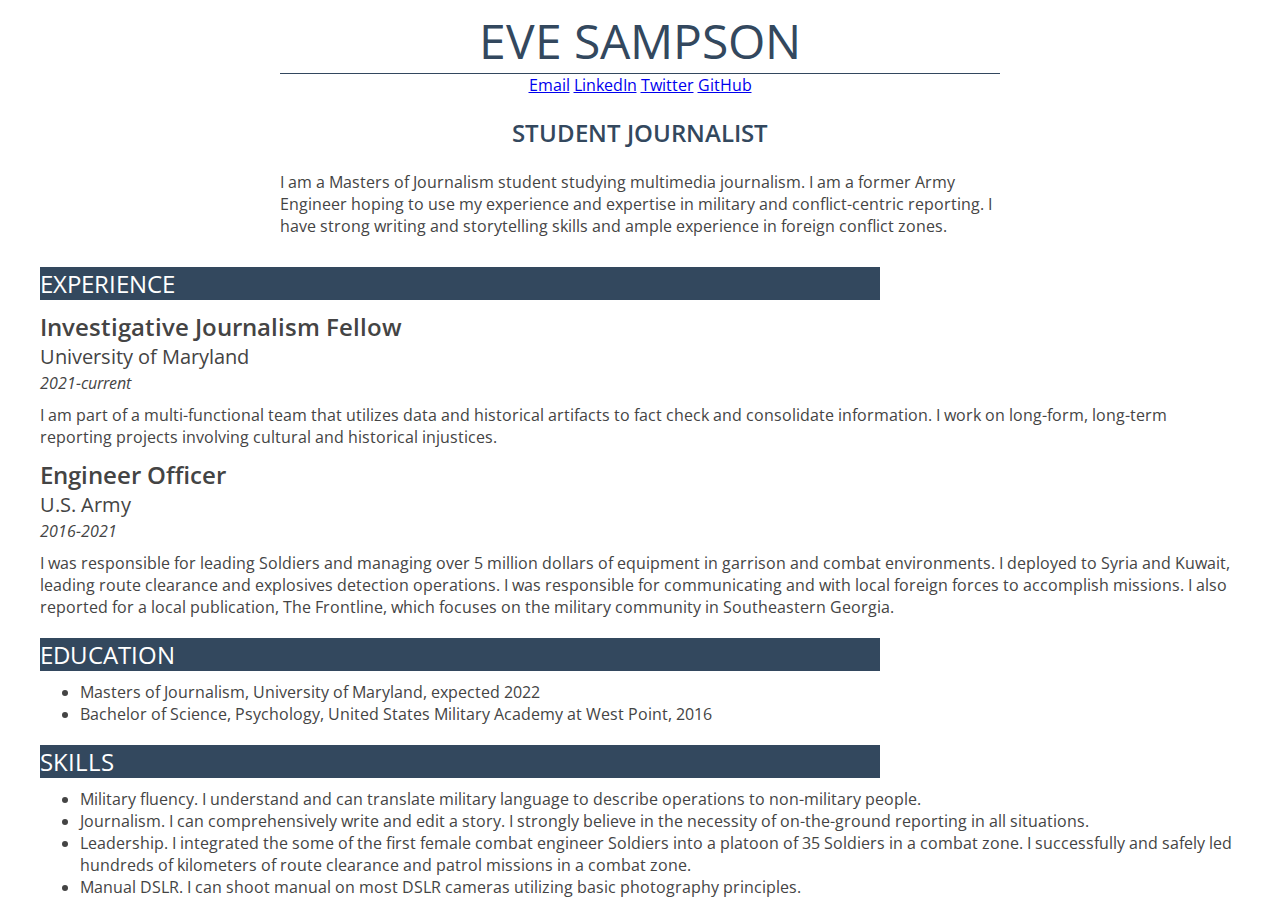
<file: resume/index.html>
<!DOCTYPE html>
<html lang="en">

<head>
  <title>Eve Sampson's Resume</title>


  <link rel="stylesheet" type="text/css" href="style.css">

  <link href="https://fonts.googleapis.com/css2?family=Open+Sans:wght@400;600;700&display=swap" rel="stylesheet">


</head>

<body>
<!-- I built this myself-->

<div id="container">
  <div id="name">Eve Sampson</div>

<!-- Photo -->

  <!--
  <img src="eve.jpg" width="300px">
-->

<ul class="menu">
  <li><a href="mailto:eveksampson@gmail.com">Email</a></li>
  <li><a href="https://www.linkedin.com/in/eve-sampson/">LinkedIn</a></li>
  <li><a href="https://twitter.com/eveksampson">Twitter</a></li>
  <li><a href="https://github.com/eveksampson/Eve-Sampson-JOUR-652">GitHub</a></li>
</ul>


  <div id="title">Student journalist</div><br>
  <p class="top description">I am a Masters of Journalism student studying multimedia journalism. I am a former Army Engineer hoping to use my experience and expertise in military and conflict-centric reporting. I have strong writing and storytelling skills and ample experience in foreign conflict zones.</p>

  <div class="sectionheader">Experience</div>

  <div class="jobtitle">Investigative Journalism Fellow</div>
  <div class="organization">University of Maryland</div>
  <div class="date">2021-current</div>

  <p class="description">I am part of a multi-functional team that utilizes data and historical artifacts to fact check and consolidate information. I work on long-form, long-term reporting projects involving cultural and historical injustices.</p>

  <div class="jobtitle">Engineer Officer</div>
  <div class="organization">U.S. Army</div>
  <div class="date">2016-2021</div>

  <p class="description">I was responsible for leading Soldiers and managing over 5 million dollars of equipment in garrison and combat environments. I deployed to Syria and Kuwait, leading route clearance and explosives detection operations. I was responsible for communicating and with local foreign forces to accomplish missions. I also reported for a local publication, The Frontline, which focuses on the military community in Southeastern Georgia.</p>


  <div class="sectionheader">Education</div>
    <ul id="degrees">
      <li>Masters of Journalism, University of Maryland, expected 2022</li>

      <li>Bachelor of Science, Psychology, United States Military Academy at West Point, 2016</li>
    </ul>


  <div class="sectionheader">Skills</div>
      <ul id="do">
        <li>	Military fluency. I understand and can translate military language to describe operations to non-military people.</li>
        <li>Journalism. I can comprehensively write and edit a story. I strongly believe in the necessity of on-the-ground reporting in all situations.</li>
        <li>Leadership. I integrated the some of the first female combat engineer Soldiers into a platoon of 35 Soldiers in a combat zone. I successfully and safely led hundreds of kilometers of route clearance and patrol missions in a combat zone.</li>
        <li>Manual DSLR. I can shoot manual on most DSLR cameras utilizing basic photography principles.</li>
      <ul>
</div>
</body>

</html>
</file>
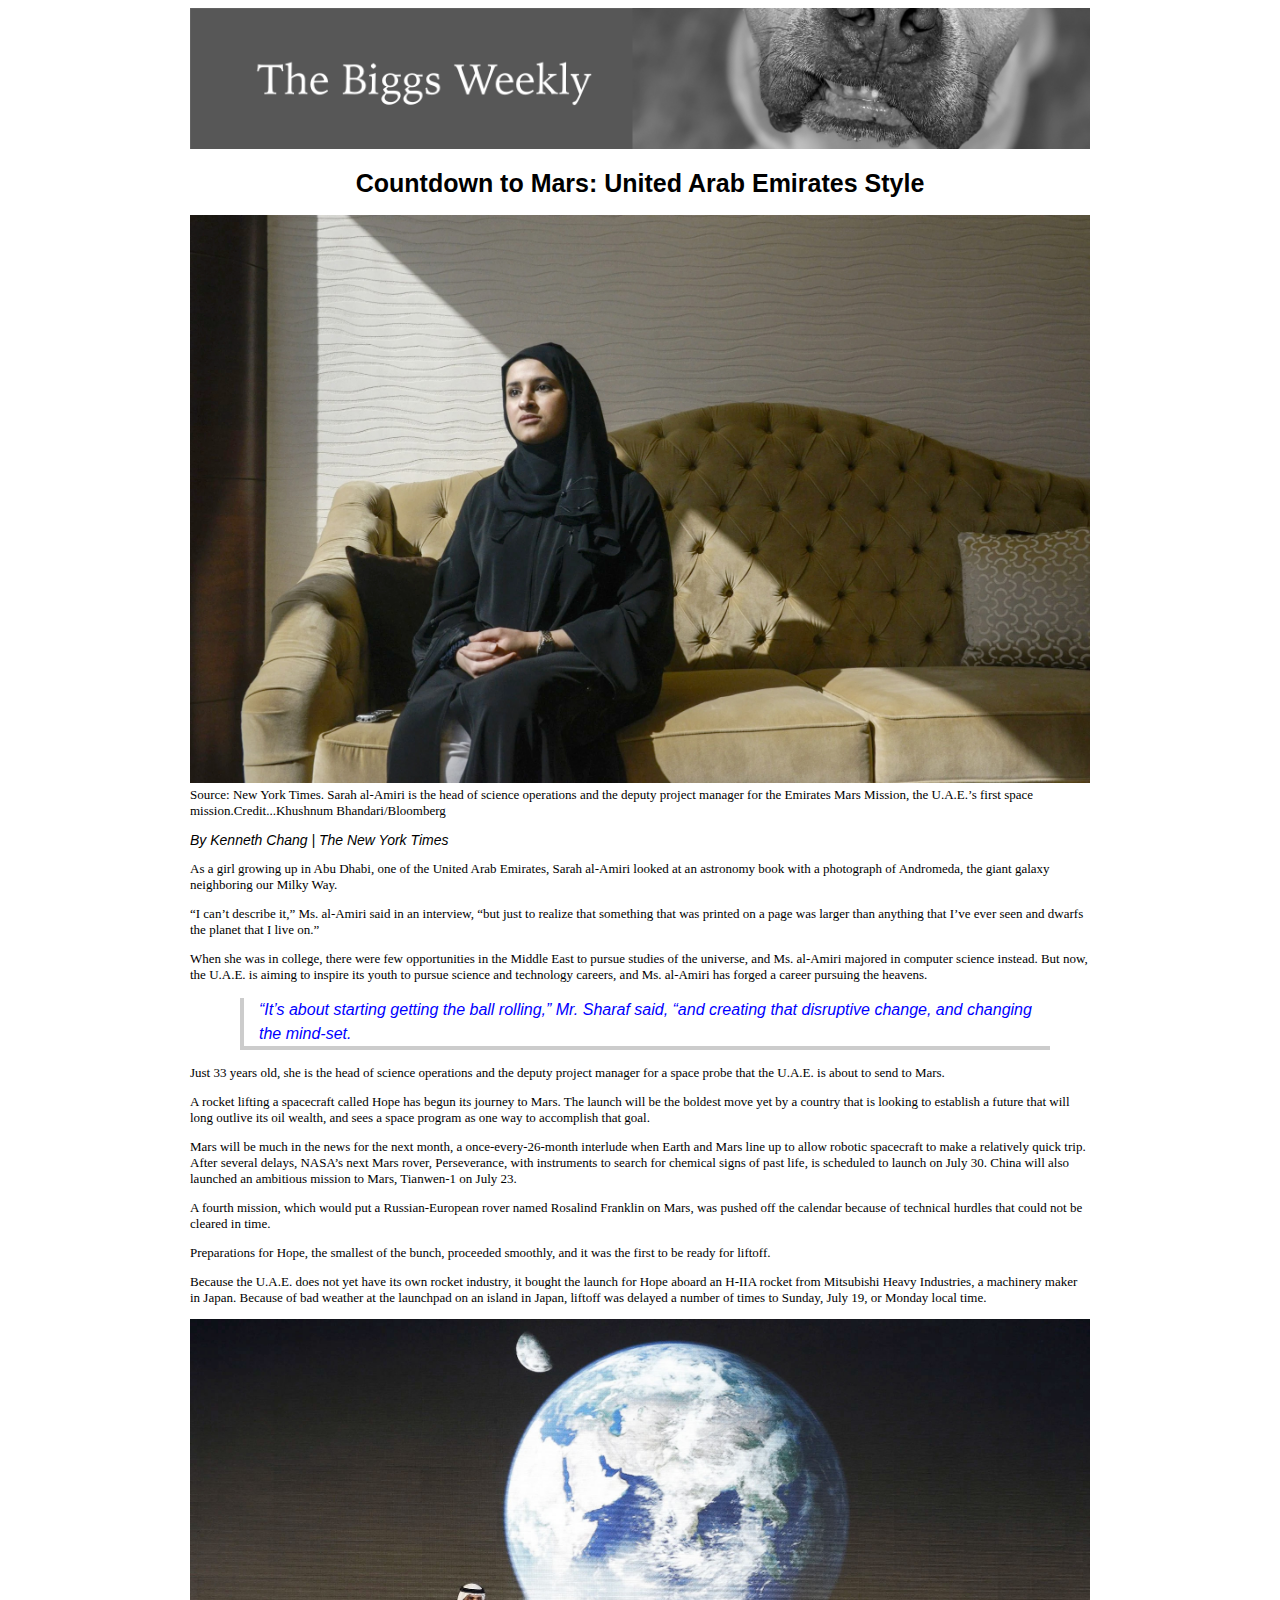
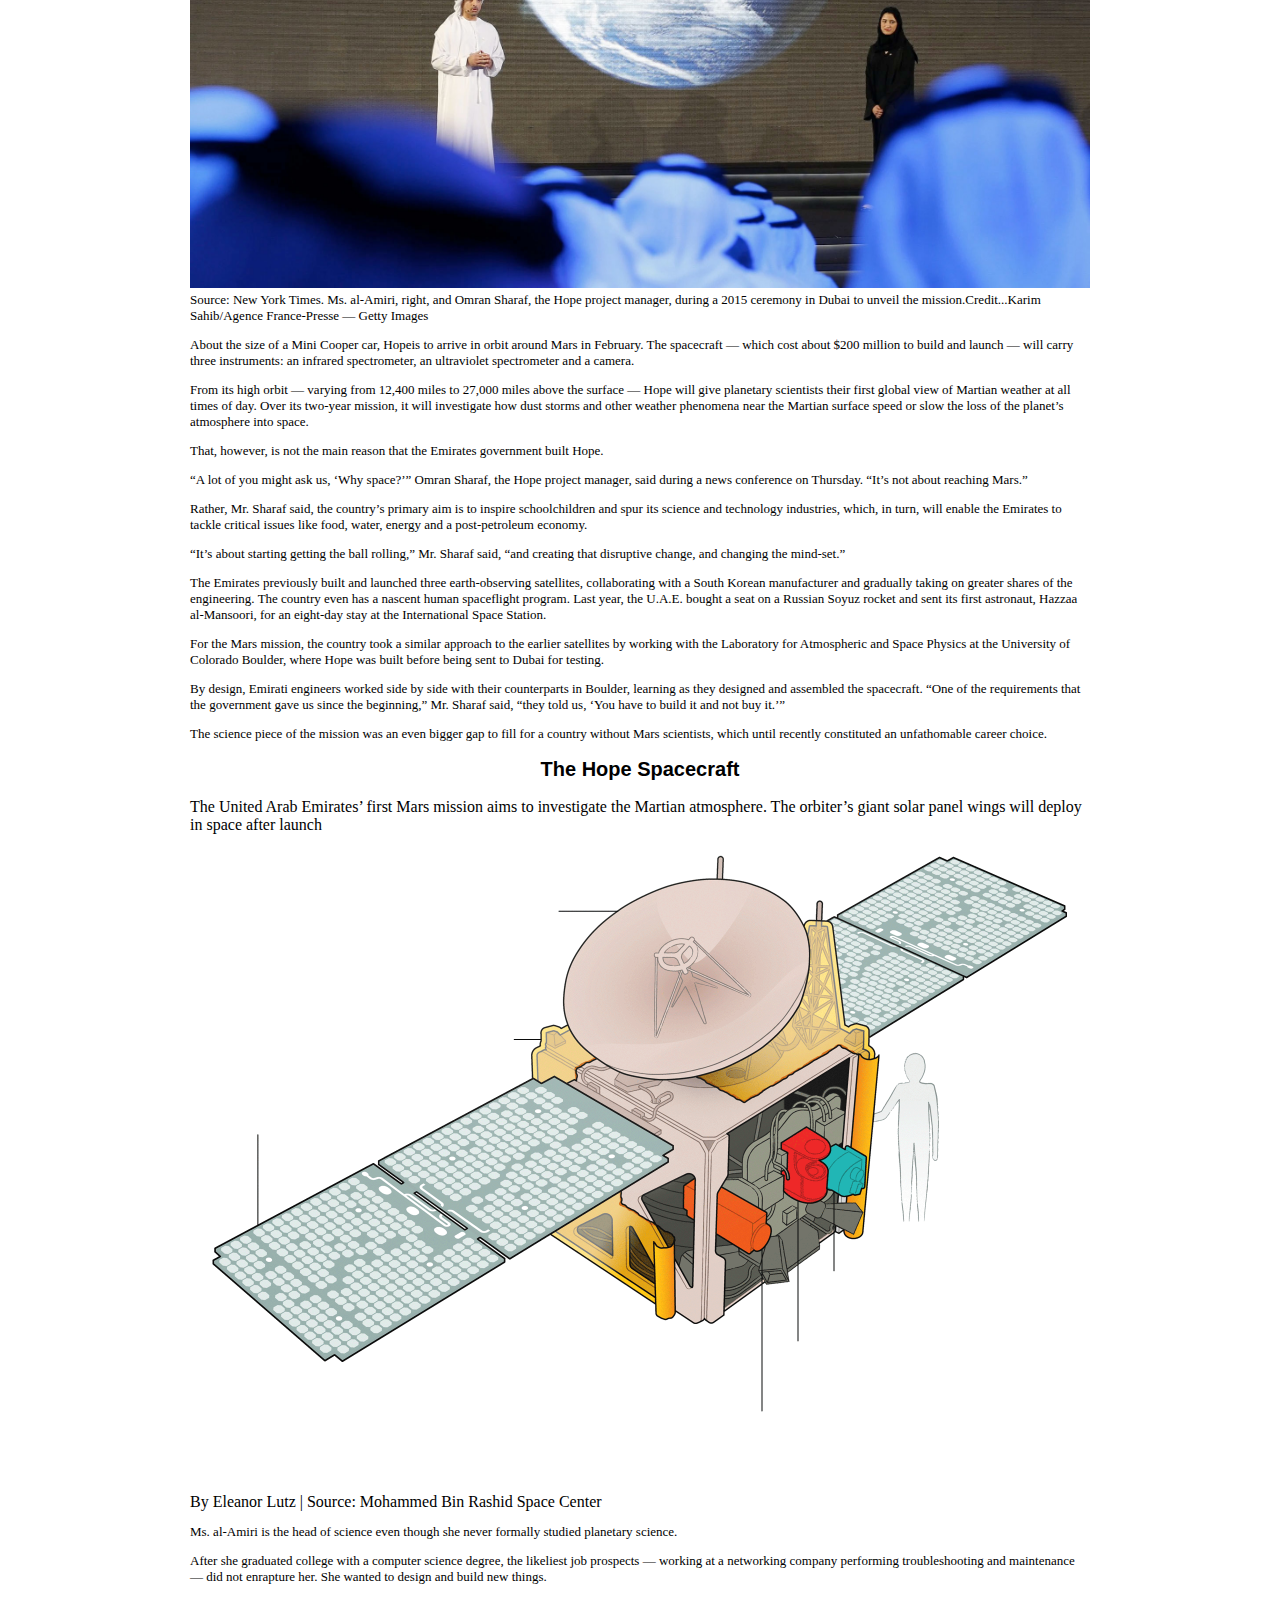
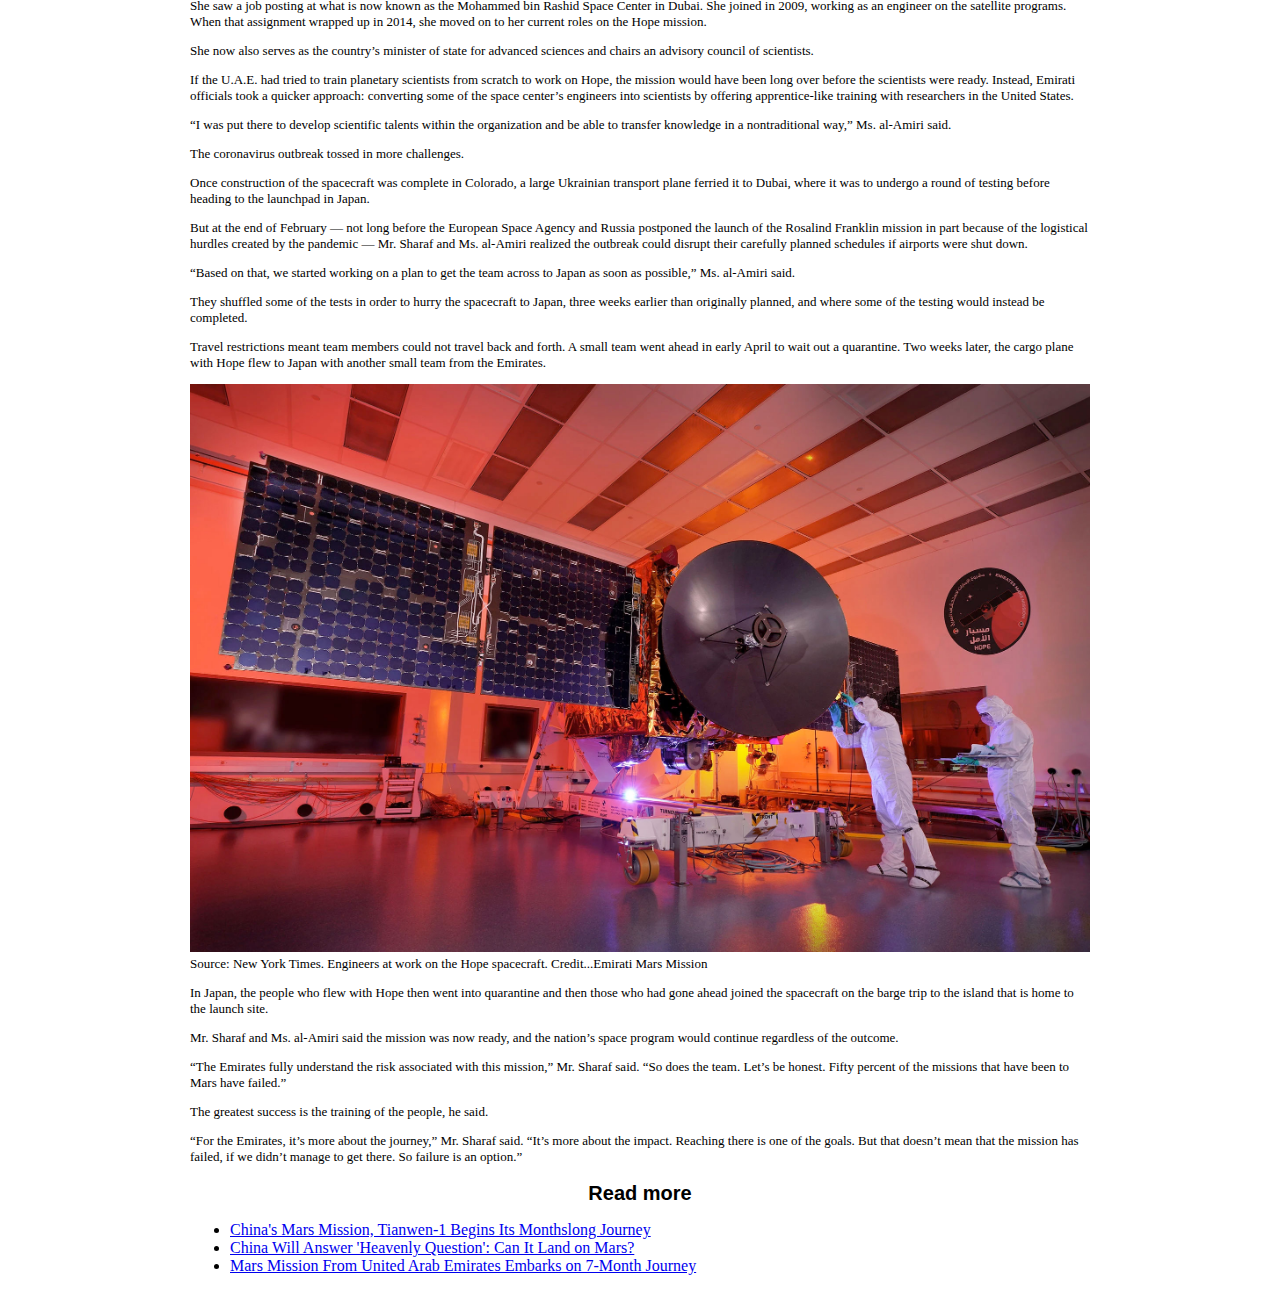
<file: SampsonLayout/index.html>
<!DOCTYPE html>

<html lang="en">

  <head>
    <link rel="stylesheet" href="stylesheet.css">

  </head>
  <body>

    <div id="content">

      <img src="images/BiggsWeekly.png" width="900px">

      <h1> Countdown to Mars: United Arab Emirates Style </h1>

        <p>
          <img src="images/uae-mars1.jpg" width="900px" "New York Times. Sarah al-Amiri is the head of science operations and the deputy project manager for the Emirates Mars Mission, the U.A.E.’s first space mission.Credit...Khushnum Bhandari/Bloomberg">
          Source: New York Times. Sarah al-Amiri is the head of science operations and the deputy project manager for the Emirates Mars Mission, the U.A.E.’s first space mission.Credit...Khushnum Bhandari/Bloomberg
        </p>

      <div id="byline"> By Kenneth Chang | The New York Times </div>

      <p>As a girl growing up in Abu Dhabi, one of the United Arab Emirates, Sarah al-Amiri looked at an astronomy book with a photograph of Andromeda, the giant galaxy neighboring our Milky Way.</p>

      <p>“I can’t describe it,” Ms. al-Amiri said in an interview, “but just to realize that something that was printed on a page was larger than anything that I’ve ever seen and dwarfs the planet that I live on.” </p>

      <p> When she was in college, there were few opportunities in the Middle East to pursue studies of the universe, and Ms. al-Amiri majored in computer science instead. But now, the U.A.E. is aiming to inspire its youth to pursue science and technology careers, and Ms. al-Amiri has forged a career pursuing the heavens. </p>

      <blockquote> “It’s about starting getting the ball rolling,” Mr. Sharaf said, “and creating that disruptive change, and changing the mind-set.</blockquote>

      <p>Just 33 years old, she is the head of science operations and the deputy project manager for a space probe that the U.A.E. is about to send to Mars.</p>

      <p>A rocket lifting a spacecraft called Hope has begun its journey to Mars. The launch will be the boldest move yet by a country that is looking to establish a future that will long outlive its oil wealth, and sees a space program as one way to accomplish that goal.<p>

      <p>Mars will be much in the news for the next month, a once-every-26-month interlude when Earth and Mars line up to allow robotic spacecraft to make a relatively quick trip. After several delays, NASA’s next Mars rover, Perseverance, with instruments to search for chemical signs of past life, is scheduled to launch on July 30. China will also launched an ambitious mission to Mars, Tianwen-1 on July 23. </p>

      <p>A fourth mission, which would put a Russian-European rover named Rosalind Franklin on Mars, was pushed off the calendar because of technical hurdles that could not be cleared in time.</p>

      <p>Preparations for Hope, the smallest of the bunch, proceeded smoothly, and it was the first to be ready for liftoff.

      <p>Because the U.A.E. does not yet have its own rocket industry, it bought the launch for Hope aboard an H-IIA rocket from Mitsubishi Heavy Industries, a machinery maker in Japan. Because of bad weather at the launchpad on an island in Japan, liftoff was delayed a number of times to Sunday, July 19, or Monday local time.</p>

      <p>
        <img src="images/uae-mars2.jpg" width="900px" "New York Times. Sarah al-Amiri is the head of science operations and the deputy project manager for the Emirates Mars Mission, the U.A.E.’s first space mission.Credit...Khushnum Bhandari/Bloomberg">
        Source: New York Times. Ms. al-Amiri, right, and Omran Sharaf, the Hope project manager, during a 2015 ceremony in Dubai to unveil the mission.Credit...Karim Sahib/Agence France-Presse — Getty Images
      </p>

      <p>About the size of a Mini Cooper car, Hopeis to arrive in orbit around Mars in February. The spacecraft — which cost about $200 million to build and launch — will carry three instruments: an infrared spectrometer, an ultraviolet spectrometer and a camera.</p>

      <p>From its high orbit — varying from 12,400 miles to 27,000 miles above the surface — Hope will give planetary scientists their first global view of Martian weather at all times of day. Over its two-year mission, it will investigate how dust storms and other weather phenomena near the Martian surface speed or slow the loss of the planet’s atmosphere into space.</p>

      <p>That, however, is not the main reason that the Emirates government built Hope. </p>

      <p>“A lot of you might ask us, ‘Why space?’” Omran Sharaf, the Hope project manager, said during a news conference on Thursday. “It’s not about reaching Mars.”</p>

      <p>Rather, Mr. Sharaf said, the country’s primary aim is to inspire schoolchildren and spur its science and technology industries, which, in turn, will enable the Emirates to tackle critical issues like food, water, energy and a post-petroleum economy. </p>

      <p>“It’s about starting getting the ball rolling,” Mr. Sharaf said, “and creating that disruptive change, and changing the mind-set.”</p>

      <p>The Emirates previously built and launched three earth-observing satellites, collaborating with a South Korean manufacturer and gradually taking on greater shares of the engineering. The country even has a nascent human spaceflight program. Last year, the U.A.E. bought a seat on a Russian Soyuz rocket and sent its first astronaut, Hazzaa al-Mansoori, for an eight-day stay at the International Space Station. </p>

      <p>For the Mars mission, the country took a similar approach to the earlier satellites by working with the Laboratory for Atmospheric and Space Physics at the University of Colorado Boulder, where Hope was built before being sent to Dubai for testing.</p>

      <p>By design, Emirati engineers worked side by side with their counterparts in Boulder, learning as they designed and assembled the spacecraft. “One of the requirements that the government gave us since the beginning,” Mr. Sharaf said, “they told us, ‘You have to build it and not buy it.’”</p>

      <p>The science piece of the mission was an even bigger gap to fill for a country without Mars scientists, which until recently constituted an unfathomable career choice.</p>

      <p>
        <h2>The Hope Spacecraft</h2>
        The United Arab Emirates’ first Mars mission aims to investigate the Martian atmosphere. The orbiter’s giant solar panel wings will deploy in space after launch
        <img src="images/hope-spacecraft-graphic.gif" width="900px" "New York Times. Sarah al-Amiri is the head of science operations and the deputy project manager for the Emirates Mars Mission, the U.A.E.’s first space mission.Credit...Khushnum Bhandari/Bloomberg">
        By Eleanor Lutz | Source: Mohammed Bin Rashid Space Center
      </p>

      <p>Ms. al-Amiri is the head of science even though she never formally studied planetary science.</p>

      <p>After she graduated college with a computer science degree, the likeliest job prospects — working at a networking company performing troubleshooting and maintenance — did not enrapture her. She wanted to design and build new things.</p>

      <p>She saw a job posting at what is now known as the Mohammed bin Rashid Space Center in Dubai. She joined in 2009, working as an engineer on the satellite programs. When that assignment wrapped up in 2014, she moved on to her current roles on the Hope mission.</p>

      <p>She now also serves as the country’s minister of state for advanced sciences and chairs an advisory council of scientists.</p>

      <p>If the U.A.E. had tried to train planetary scientists from scratch to work on Hope, the mission would have been long over before the scientists were ready. Instead, Emirati officials took a quicker approach: converting some of the space center’s engineers into scientists by offering apprentice-like training with researchers in the United States.</p>

      <p>“I was put there to develop scientific talents within the organization and be able to transfer knowledge in a nontraditional way,” Ms. al-Amiri said.</p>

      <p>The coronavirus outbreak tossed in more challenges.</p>

      <p>Once construction of the spacecraft was complete in Colorado, a large Ukrainian transport plane ferried it to Dubai, where it was to undergo a round of testing before heading to the launchpad in Japan.</p>

      <p>But at the end of February — not long before the European Space Agency and Russia postponed the launch of the Rosalind Franklin mission in part because of the logistical hurdles created by the pandemic — Mr. Sharaf and Ms. al-Amiri realized the outbreak could disrupt their carefully planned schedules if airports were shut down.</p>

      <p>“Based on that, we started working on a plan to get the team across to Japan as soon as possible,” Ms. al-Amiri said.</p>

      <p>They shuffled some of the tests in order to hurry the spacecraft to Japan, three weeks earlier than originally planned, and where some of the testing would instead be completed.</p>

      <p>Travel restrictions meant team members could not travel back and forth. A small team went ahead in early April to wait out a quarantine. Two weeks later, the cargo plane with Hope flew to Japan with another small team from the Emirates.</p>

      <p>
        <img src="images/uae-mars3.jpg" width="900px" "New York Times. Sarah al-Amiri is the head of science operations and the deputy project manager for the Emirates Mars Mission, the U.A.E.’s first space mission.Credit...Khushnum Bhandari/Bloomberg">
        Source: New York Times. Engineers at work on the Hope spacecraft. Credit...Emirati Mars Mission
      </p>

      <p>In Japan, the people who flew with Hope then went into quarantine and then those who had gone ahead joined the spacecraft on the barge trip to the island that is home to the launch site.</p>

      <p>Mr. Sharaf and Ms. al-Amiri said the mission was now ready, and the nation’s space program would continue regardless of the outcome.</p>

      <p>“The Emirates fully understand the risk associated with this mission,” Mr. Sharaf said. “So does the team. Let’s be honest. Fifty percent of the missions that have been to Mars have failed.”</p>

      <p>The greatest success is the training of the people, he said.</p>

      <p>“For the Emirates, it’s more about the journey,” Mr. Sharaf said. “It’s more about the impact. Reaching there is one of the goals. But that doesn’t mean that the mission has failed, if we didn’t manage to get there. So failure is an option.”</p>

      <h2>Read more</h2>
      <ul class>
        <li><a href="https://www.nytimes.com/2020/07/22/science/mars-china-launch.html?action=click&block=associated_collection_recirc&impression_id=8fa169b0-cd41-11ea-9e45-6dfedec6de97&index=0&pgtype=Article&region=footer">China's Mars Mission, Tianwen-1 Begins Its Monthslong Journey</a></li>
        <li><a href="https://www.nytimes.com/2020/07/22/science/china-mars-mission.html?action=click&block=associated_collection_recirc&impression_id=8fa169b1-cd41-11ea-9e45-6dfedec6de97&index=1&pgtype=Article&region=footer">China Will Answer 'Heavenly Question': Can It Land on Mars?</a></li>
        <li><a href="https://www.nytimes.com/2020/07/19/science/emirates-mars-mission.html?action=click&block=associated_collection_recirc&impression_id=8fa169b2-cd41-11ea-9e45-6dfedec6de97&index=2&pgtype=Article&region=footer">Mars Mission From United Arab Emirates Embarks on 7-Month Journey</a></li>
      </ul>

  </div>
</body>

</html>
</file>
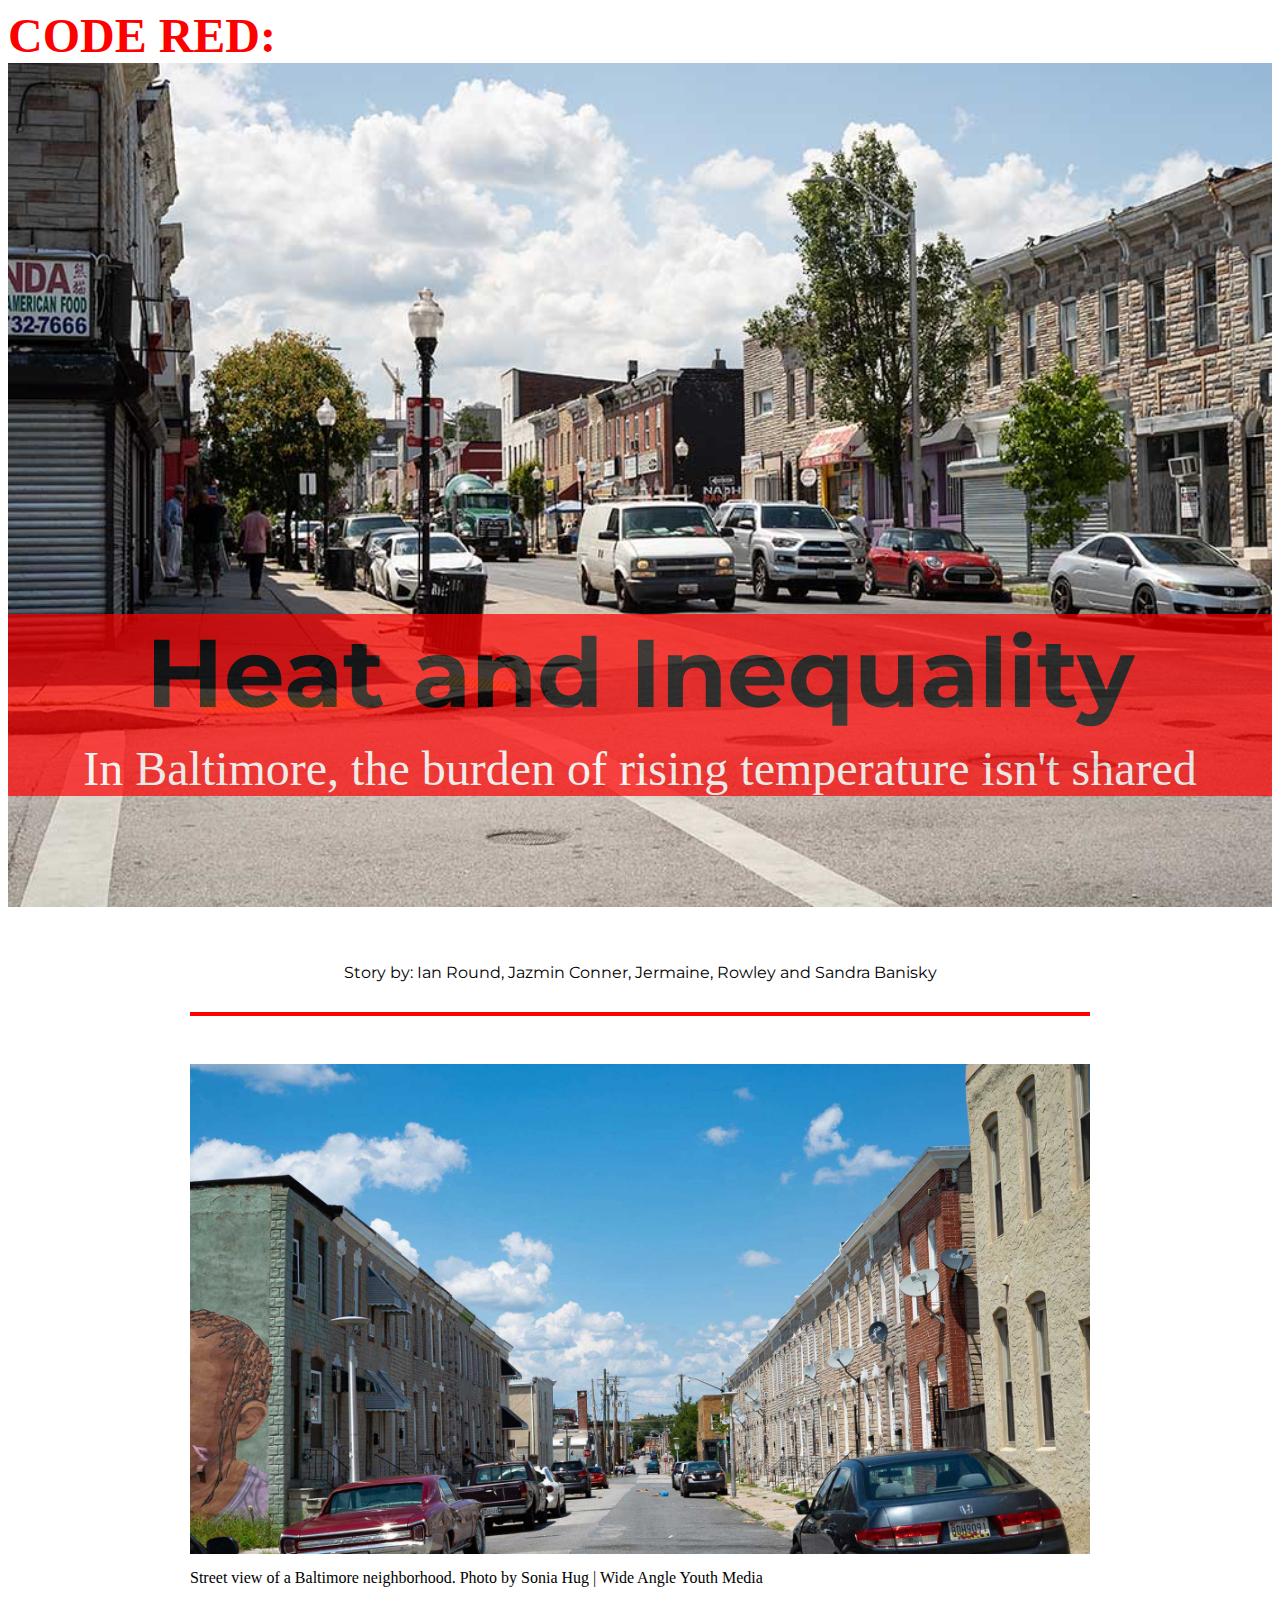
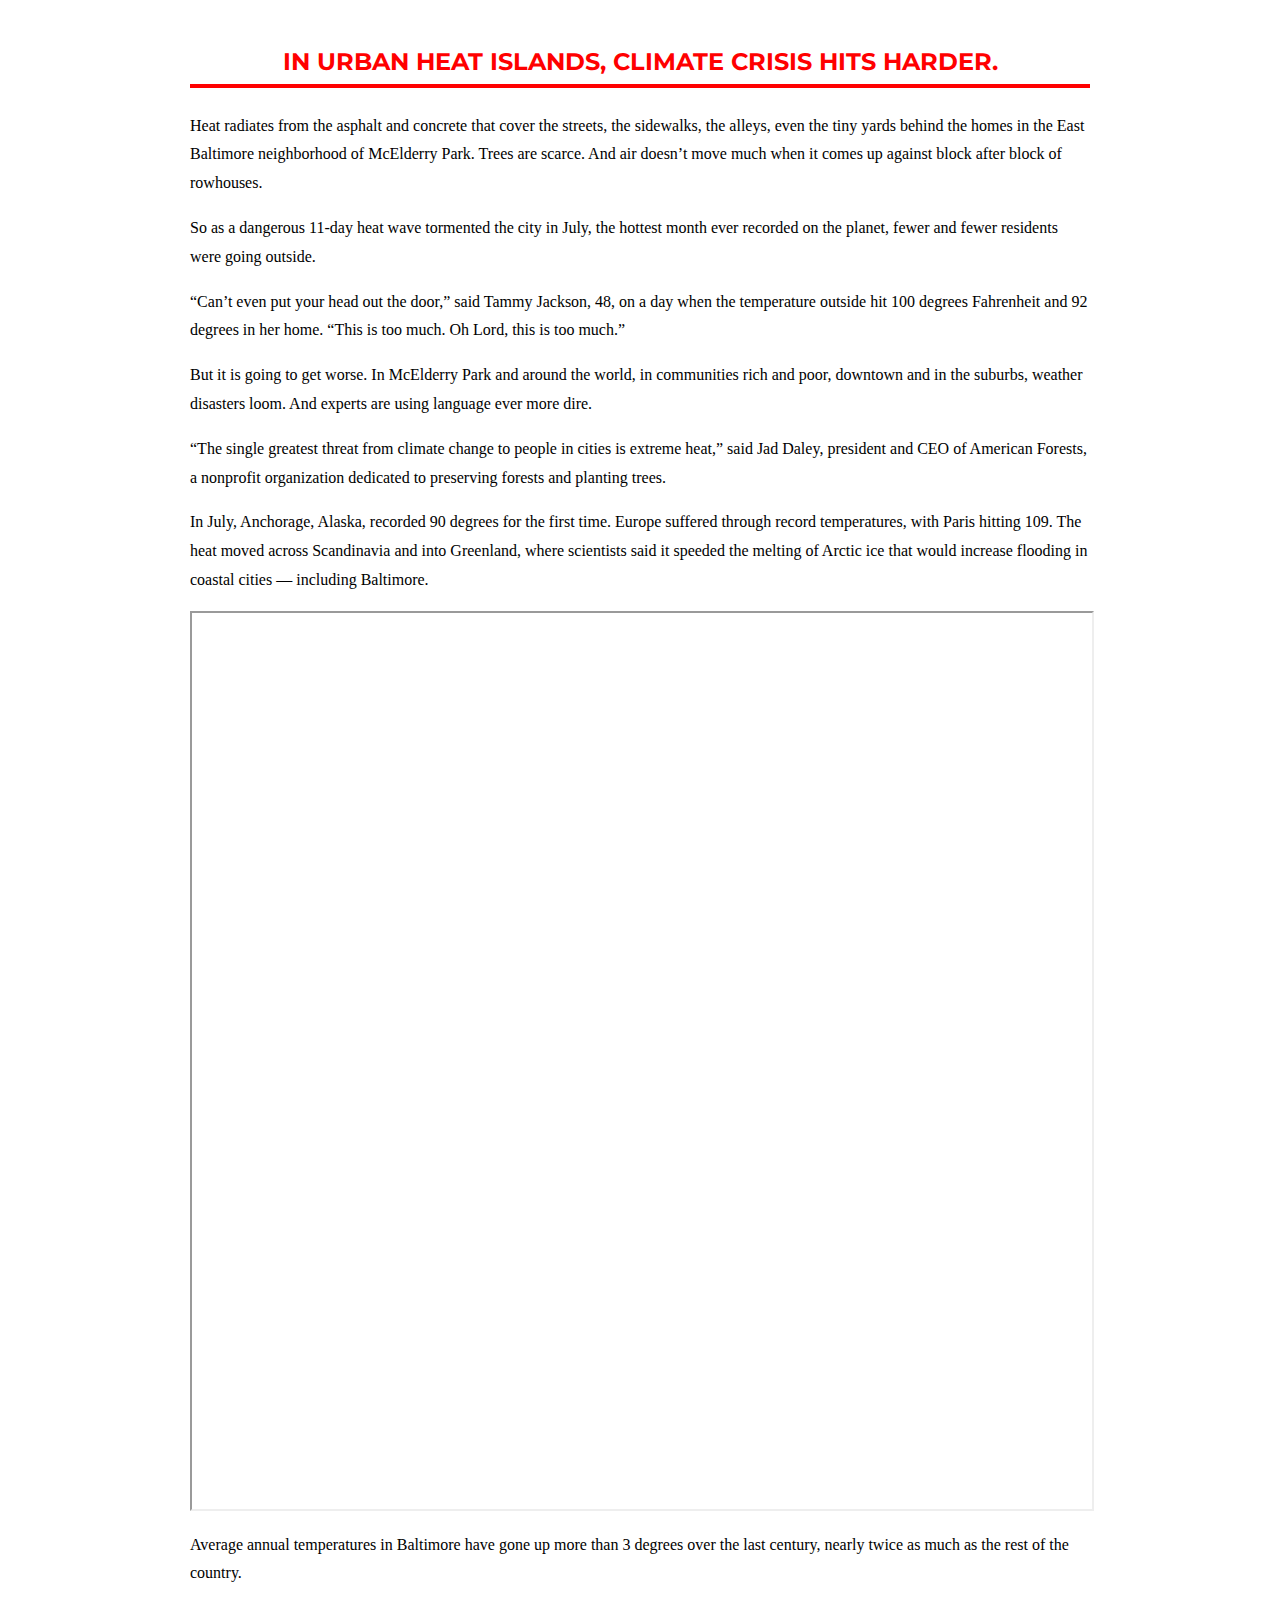
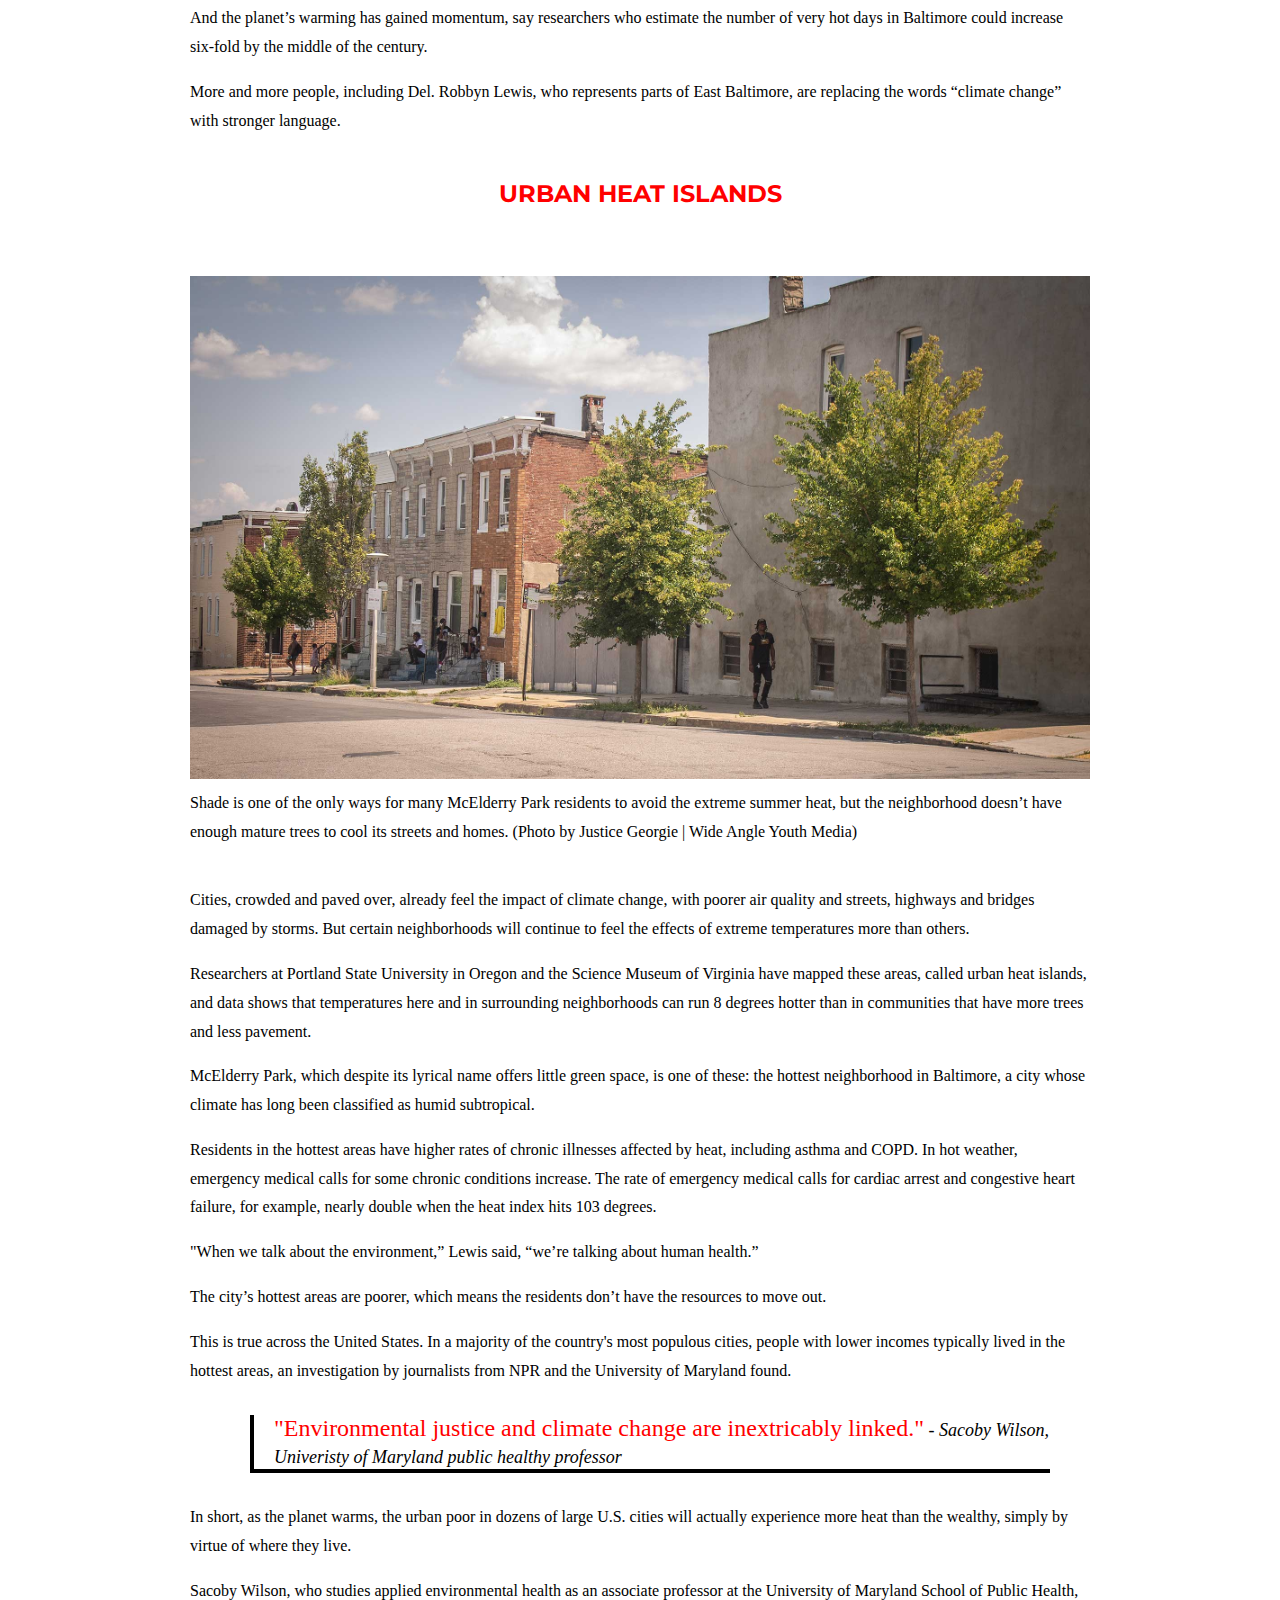
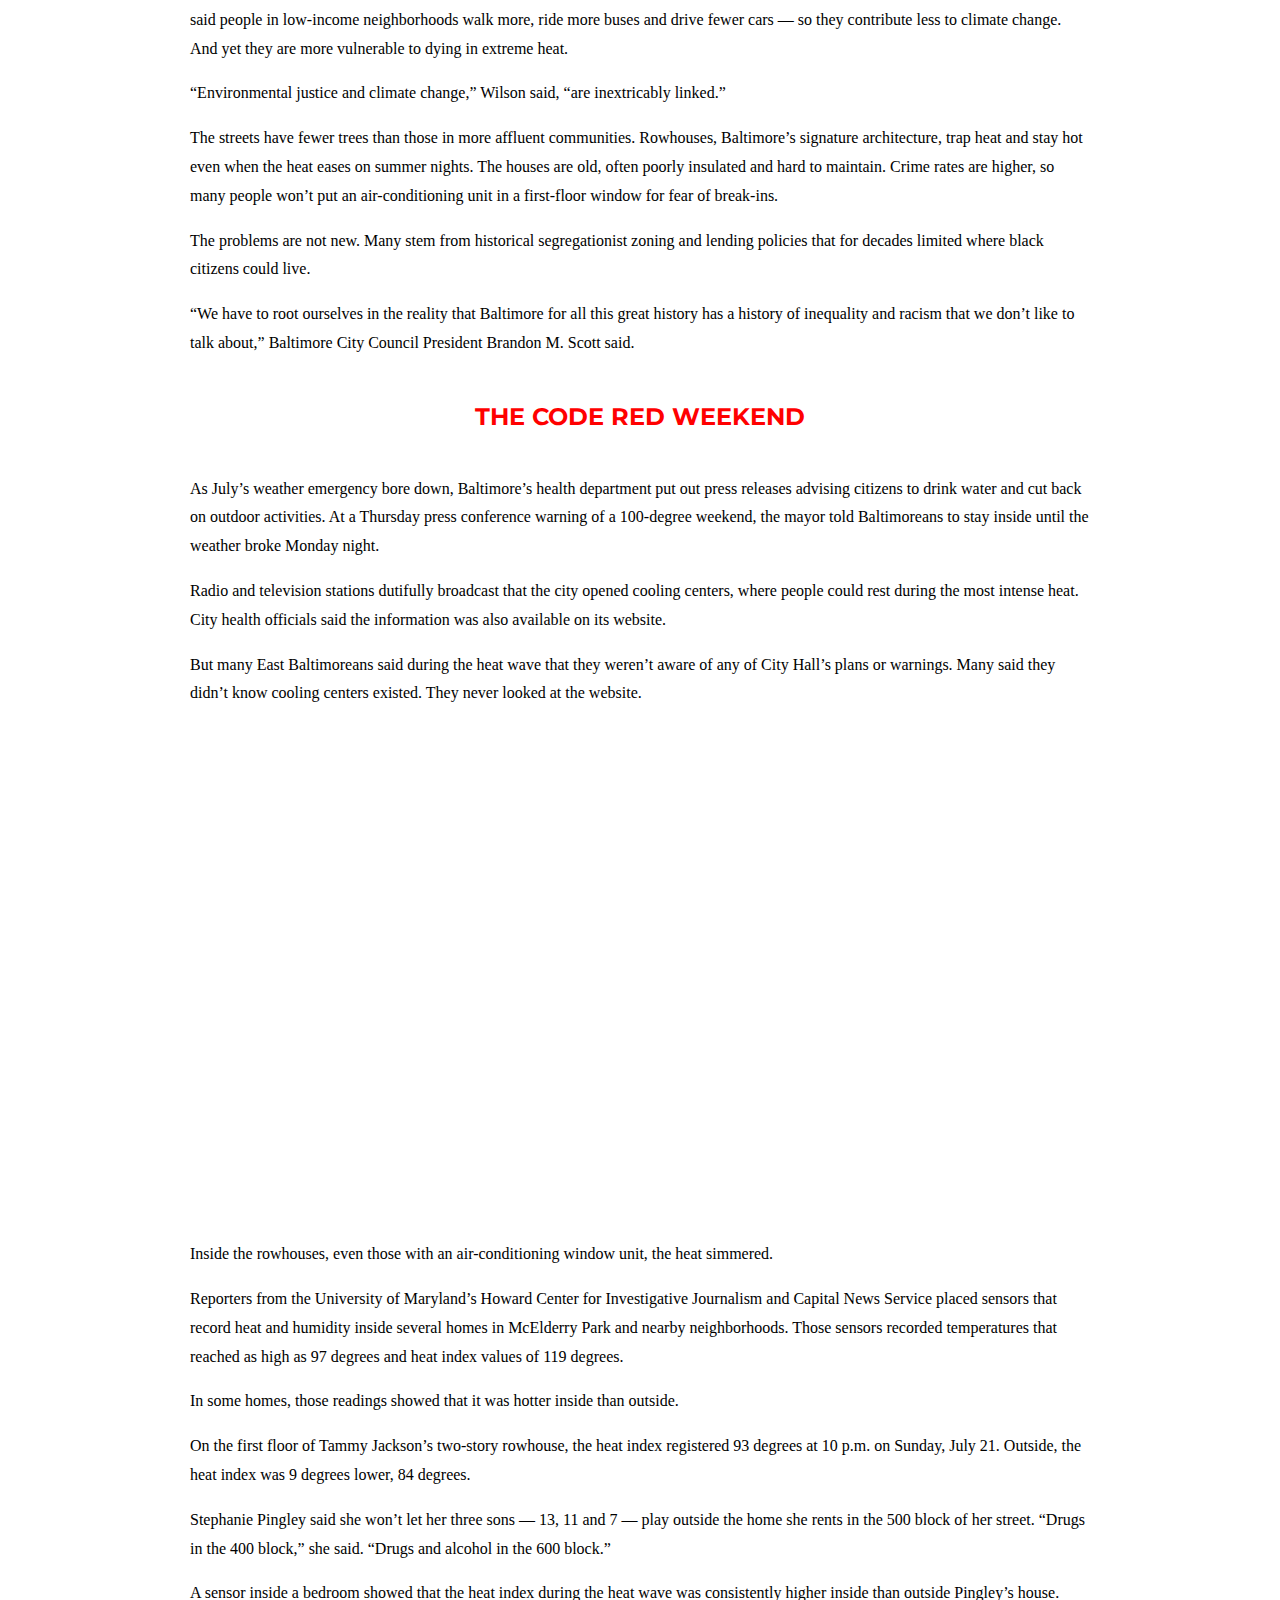
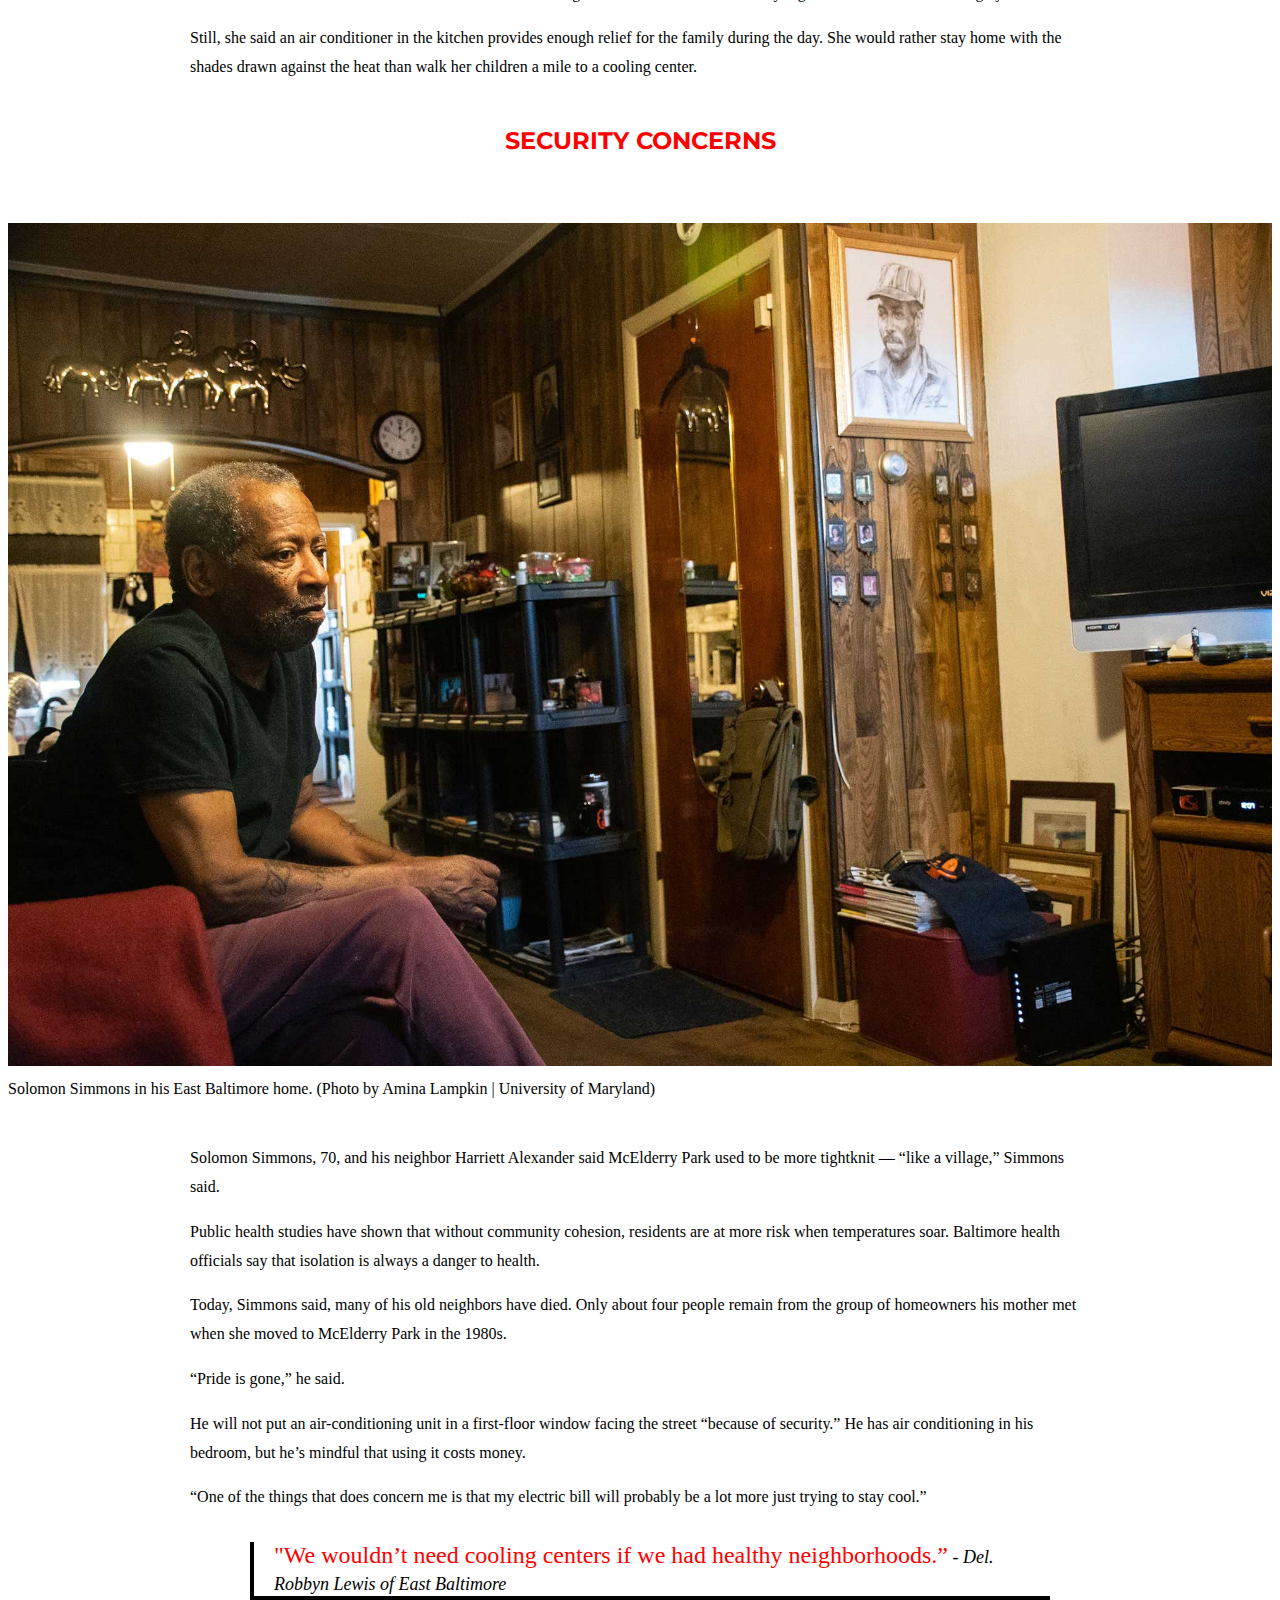
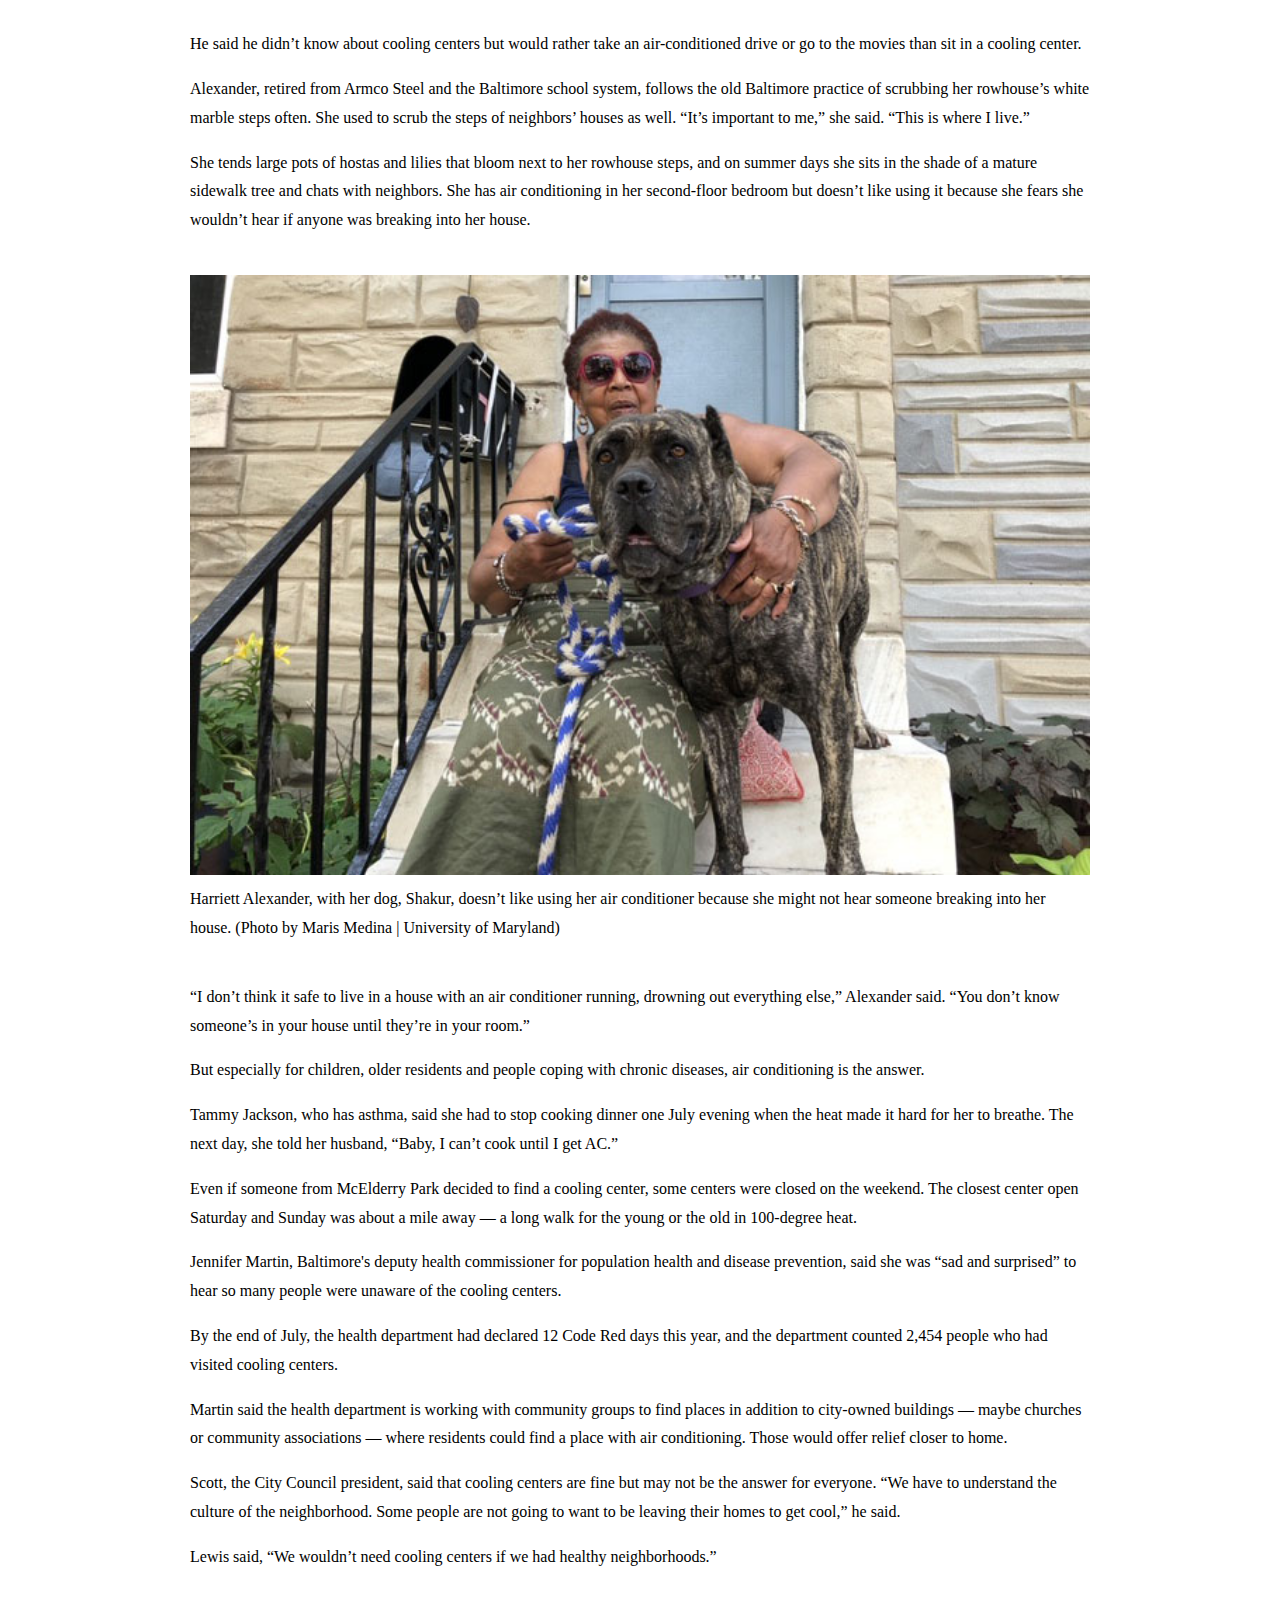
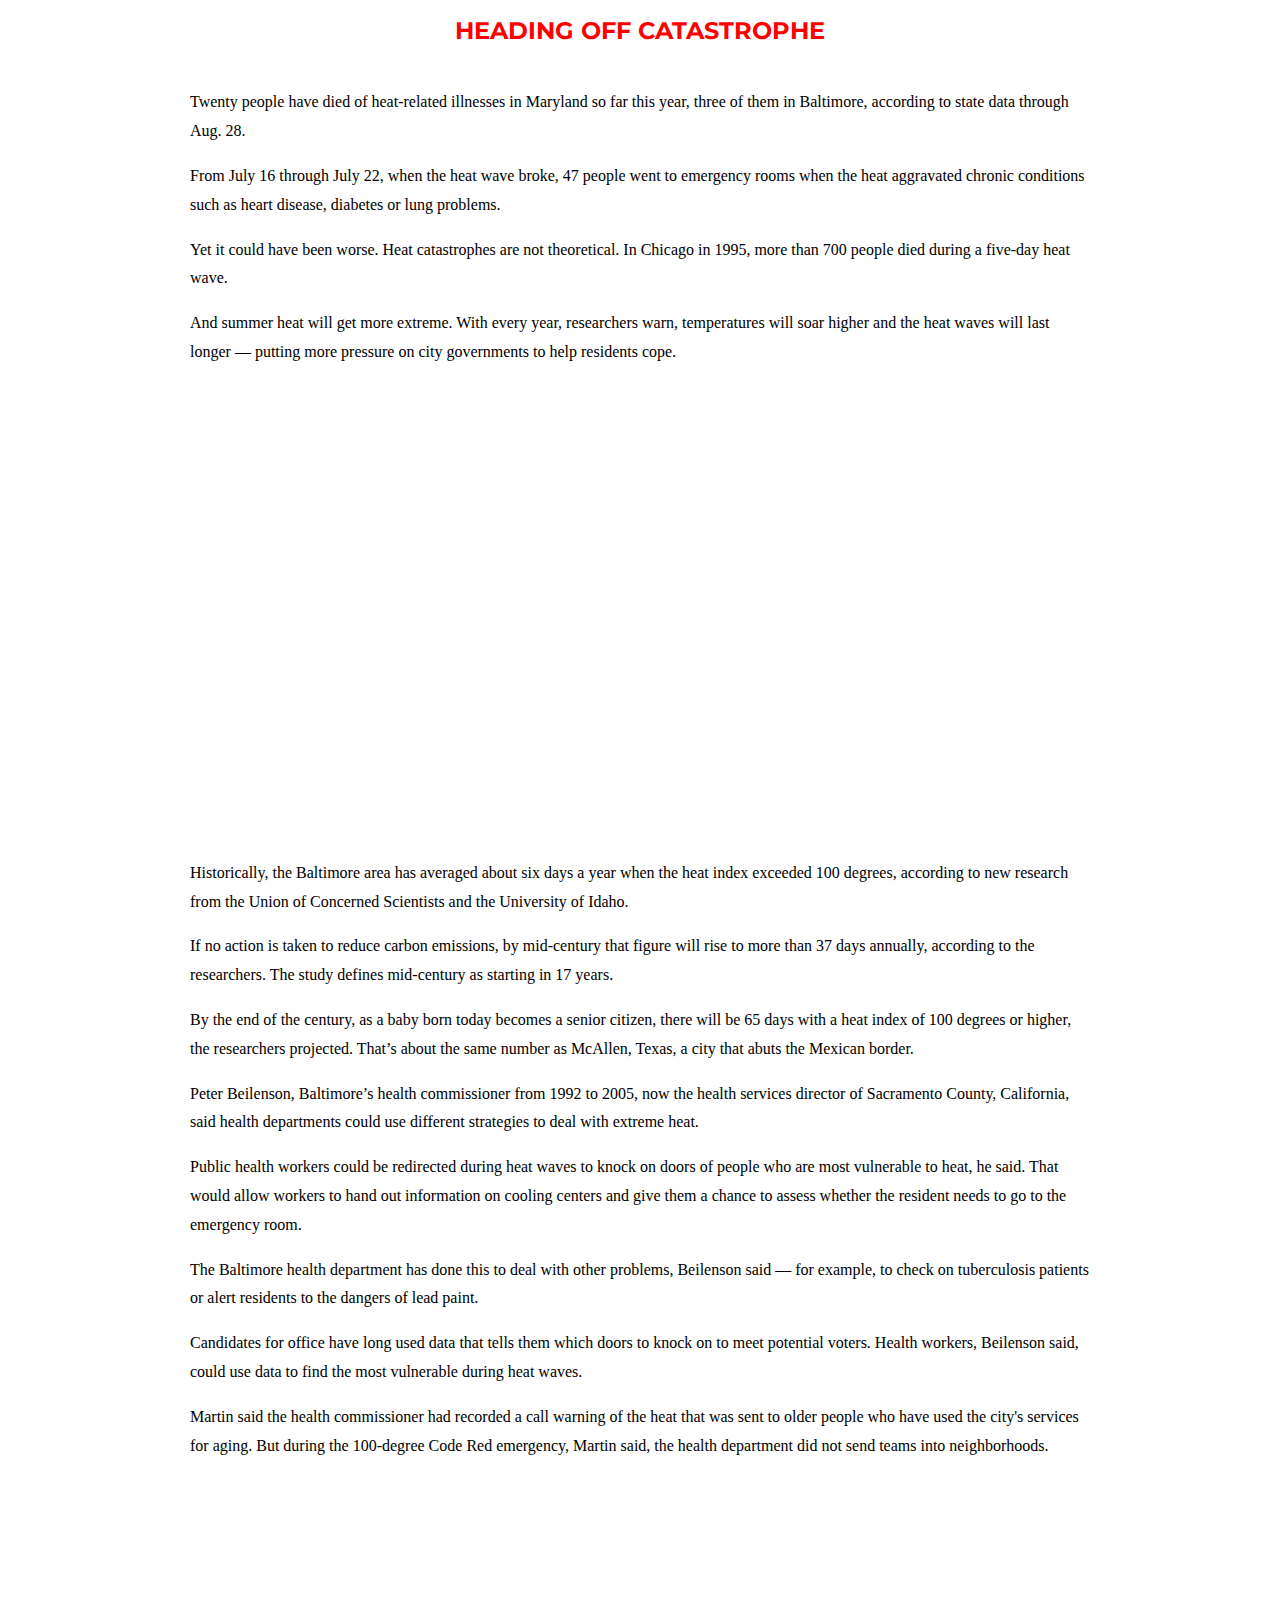
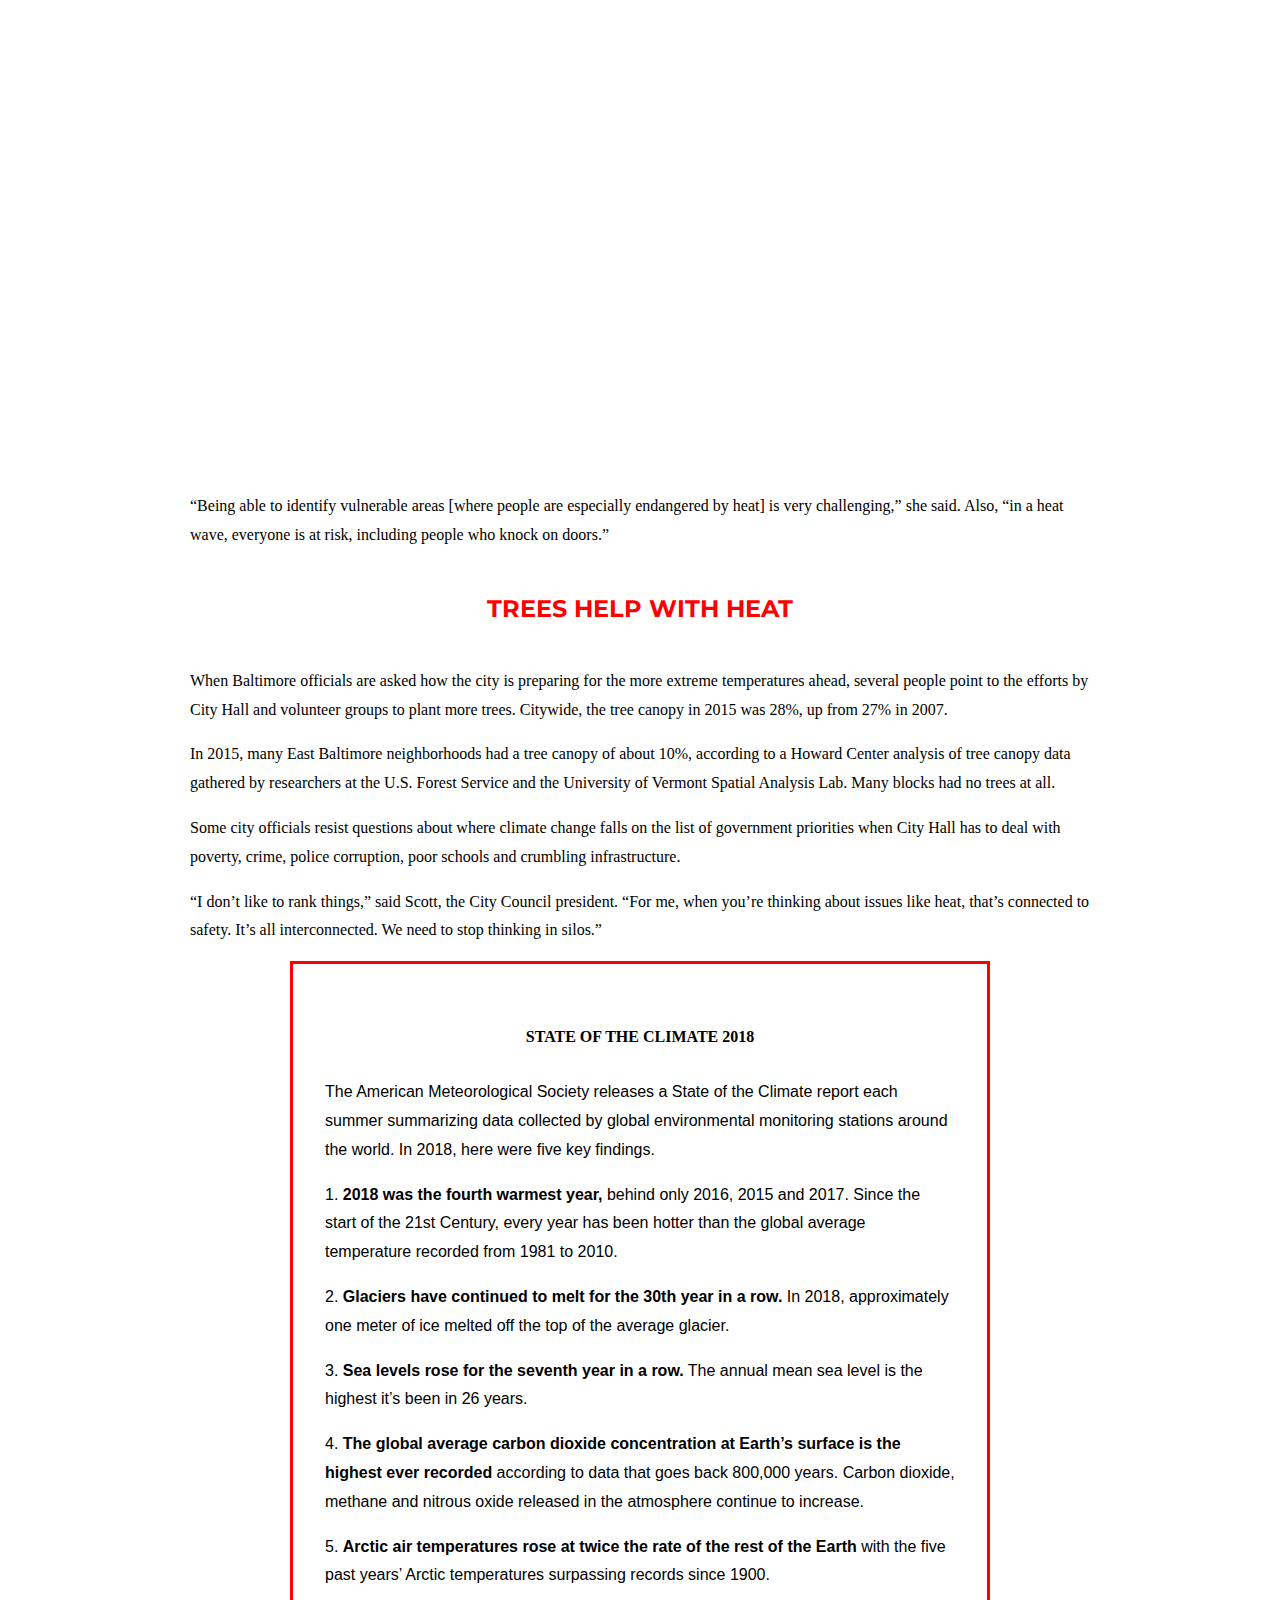
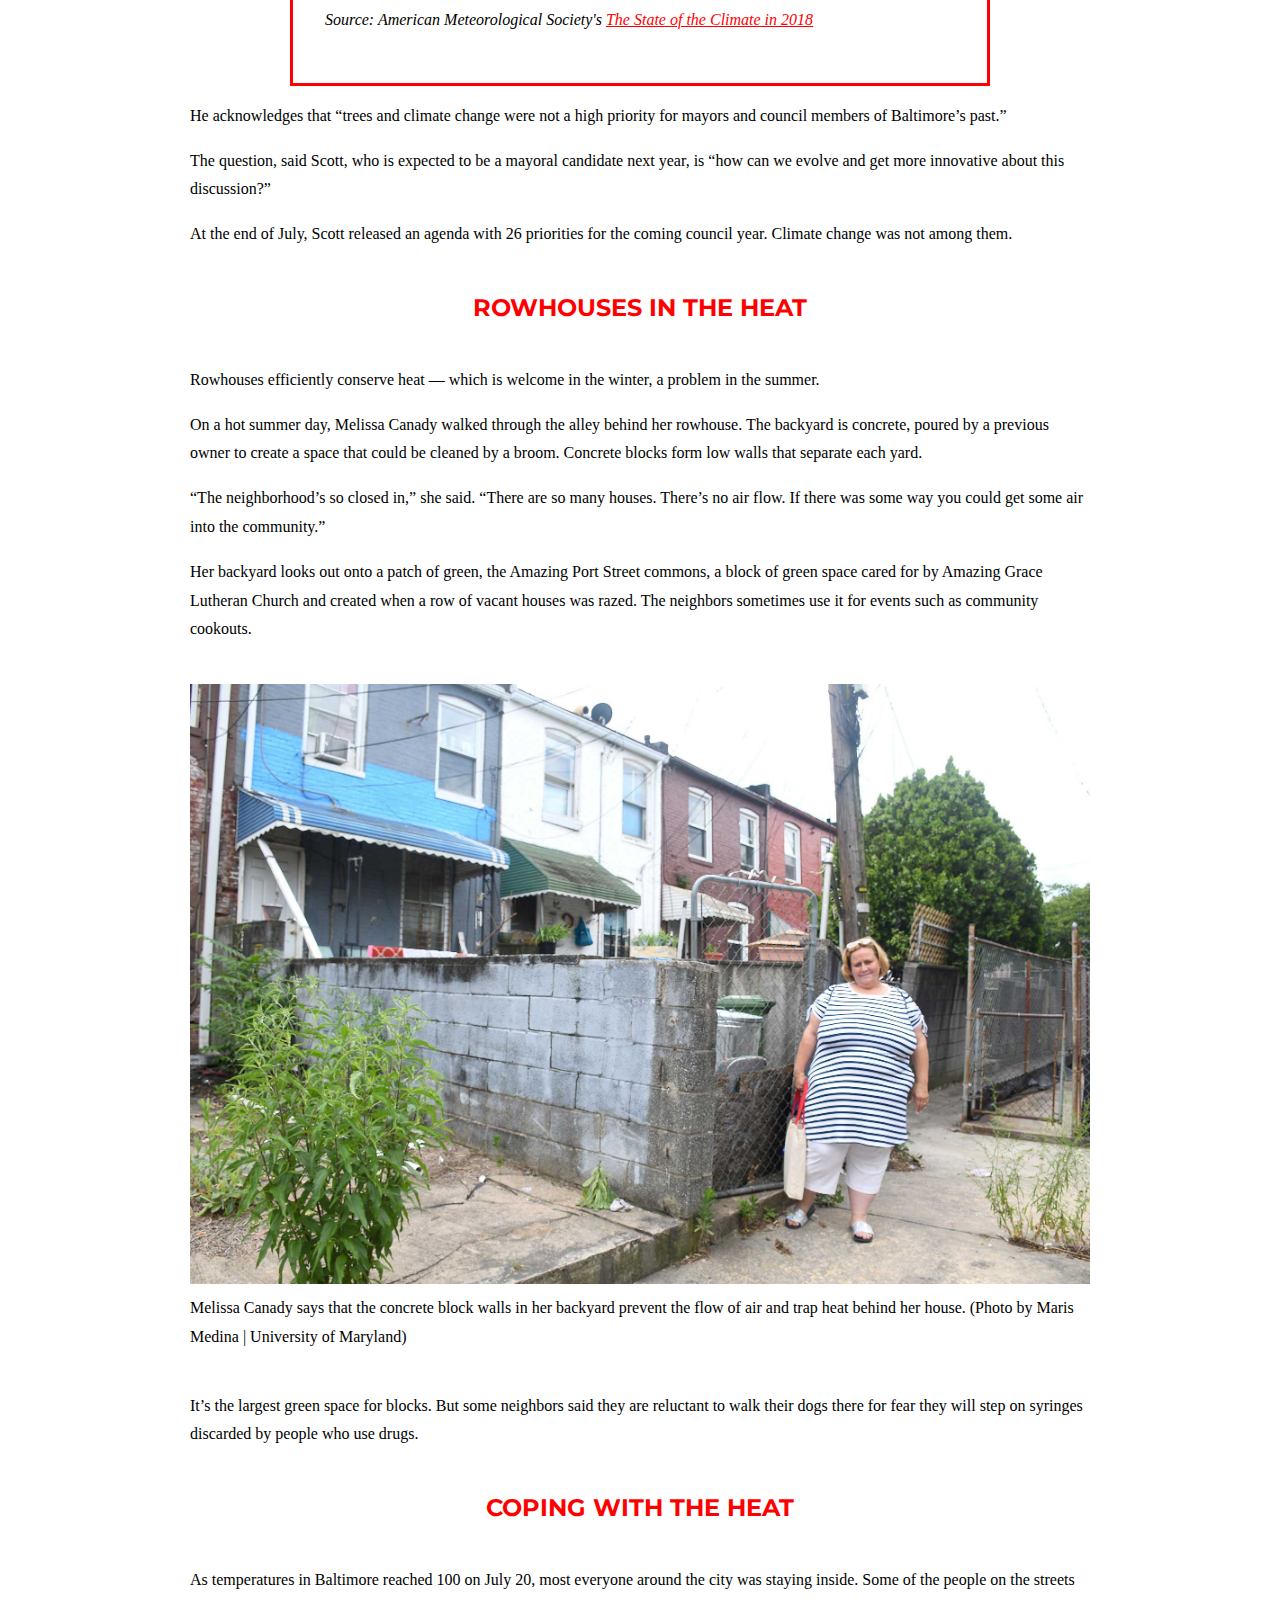
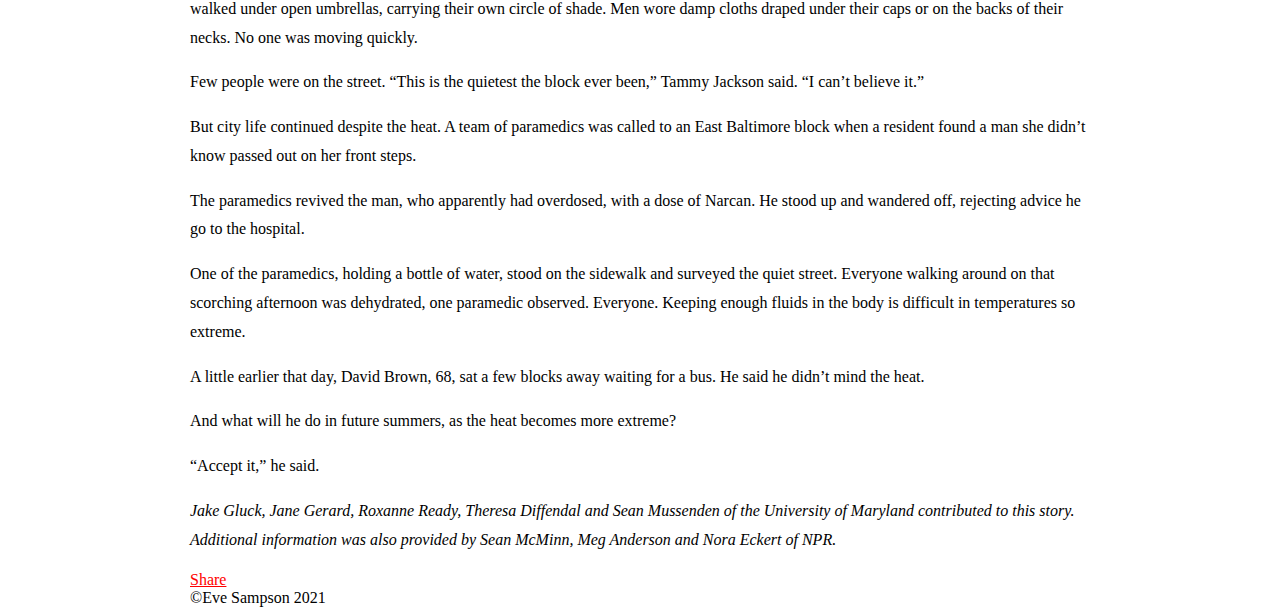
<file: climate-crisis-story/climate-crisis-story.html>
<!DOCTYPE html>

<html lang="en">
<head>
  <meta charset="utf-8">
  <meta name="viewport" content="width=device-width, initial-scale=1, shrink-to-fit=no">

   <title>HTML template</title>
   <meta name="Code Red" content="Code Red Baltimore Heat and Inequality">
   <meta name="author" content="Ian Round, Jazmin Conner, Jermaine, Rowley and Sandra Banisky">

  <!-- Bootstrap CSS and JavaScript -->
  <link href="https://cdn.jsdelivr.net/npm/bootstrap@5.0.1/dist/css/bootstrap.min.css" rel="stylesheet" integrity="sha384-+0n0xVW2eSR5OomGNYDnhzAbDsOXxcvSN1TPprVMTNDbiYZCxYbOOl7+AMvyTG2x" crossorigin="anonymous">
  <script src="https://cdn.jsdelivr.net/npm/bootstrap@5.0.1/dist/js/bootstrap.bundle.min.js" integrity="sha384-gtEjrD/SeCtmISkJkNUaaKMoLD0//ElJ19smozuHV6z3Iehds+3Ulb9Bn9Plx0x4" crossorigin="anonymous"></script>
  <link rel="stylesheet" href="https://cdn.jsdelivr.net/npm/bootstrap-icons@1.5.0/font/bootstrap-icons.css">

  <!--Personal stylesheet-->
  <link rel="stylesheet" type="text/css" href="style.css">

  <!--Google font-->
  <link href="https://fonts.googleapis.com/css2?family=Montserrat:wght@400;700&family=Roboto:wght@100&display=swap" rel="stylesheet">

</head>

<body>
<!--facebook-->
<div id="fb-root"></div>
<script async defer crossorigin="anonymous" src="https://connect.facebook.net/en_US/sdk.js#xfbml=1&version=v12.0" nonce="EOMhuSLp"></script>

  <!--Navbar start-->
  <nav class="navbar navbar-expand-lg navbar-dark bg-dark">
    <span class="logo"><span class="red"> Code Red:</span> Baltimore's Climate Divide</span>
  </nav>

<div class="hero-container">

  <img src="intersection.jpeg" class="hero-image">
     <div class="overlay">
       <div class="hero-head">Heat and Inequality</div>
       <div class="hero-sub">In Baltimore, the burden of rising temperature isn't shared</div>
     </div>
</div>

  <!--Navbar end-->

  <div class="container">

      <p class="headline"></p>

      <p class="byline">Story by: Ian Round, Jazmin Conner, Jermaine, Rowley and Sandra Banisky</p>

      <p class="chapterheadline"></p>

      <p class="photo">
        <img src="SoniaHug_StreetView.jpeg" width="900px" alt="Street view of a Baltimore neighborhood">
        Street view of a Baltimore neighborhood. Photo by Sonia Hug | Wide Angle Youth Media
      </p>

  <p class="chapterheadline">In urban heat islands, climate crisis hits harder.</p>

      <p>

        <p>Heat radiates from the asphalt and concrete that cover the streets, the sidewalks, the alleys, even the tiny yards behind the homes in the East Baltimore neighborhood of McElderry Park. Trees are scarce. And air doesn’t move much when it comes up against block after block of rowhouses. </p>

        <p> So as a dangerous 11-day heat wave tormented the city in July, the hottest month ever recorded on the planet, fewer and fewer residents were going outside.</p>

        <p>“Can’t even put your head out the door,” said Tammy Jackson, 48, on a day when the temperature outside hit 100 degrees Fahrenheit and 92 degrees in her home. “This is too much. Oh Lord, this is too much.”</p>

        <p>But it is going to get worse. In McElderry Park and around the world, in communities rich and poor, downtown and in the suburbs, weather disasters loom. And experts are using language ever more dire.</p>

        <p>“The single greatest threat from climate change to people in cities is extreme heat,” said Jad Daley, president and CEO of American Forests, a nonprofit organization dedicated to preserving forests and planting trees.</p>

        <p>In July, Anchorage, Alaska, recorded 90 degrees for the first time. Europe suffered through record temperatures, with Paris hitting 109. The heat moved across Scandinavia and into Greenland, where scientists said it speeded the melting of Arctic ice that would increase flooding in coastal cities — including Baltimore.</p>

        <div class=divider>
        <iframe src="https://uploads.knightlab.com/storymapjs/126acb1e23b8e79dcdca344f8034e818/climate-crisis-storymap-master/index.html" class="graph" frameborder="1em" width="100%" height="800"></iframe>
        </div>

        <p>Average annual temperatures in Baltimore have gone up more than 3 degrees over the last century, nearly twice as much as the rest of the country.</p>

        <p>And the planet’s warming has gained momentum, say researchers who estimate the number of very hot days in Baltimore could increase six-fold by the middle of the century.</p>

        <p>More and more people, including Del. Robbyn Lewis, who represents parts of East Baltimore, are replacing the words “climate change” with stronger language.</p>

        <h2>Urban heat islands</h2>

        <p class="photo">
          <img src="JusticeGeorgie.jpeg" width="900px" alt="Street view of a row of Baltimore homes">
          Shade is one of the only ways for many McElderry Park residents to avoid the extreme summer heat, but the neighborhood doesn’t have enough mature trees to cool its streets and homes. (Photo by Justice Georgie | Wide Angle Youth Media)
        </p>

        <p>Cities, crowded and paved over, already feel the impact of climate change, with poorer air quality and streets, highways and bridges damaged by storms. But certain neighborhoods will continue to feel the effects of extreme temperatures more than others.</p>

        <p>Researchers at Portland State University in Oregon and the Science Museum of Virginia have mapped these areas, called urban heat islands, and data shows that temperatures here and in surrounding neighborhoods can run 8 degrees hotter than in communities that have more trees and less pavement.</p>

        <p>McElderry Park, which despite its lyrical name offers little green space, is one of these: the hottest neighborhood in Baltimore, a city whose climate has long been classified as humid subtropical.</p>

        <p>Residents in the hottest areas have higher rates of chronic illnesses affected by heat, including asthma and COPD. In hot weather, emergency medical calls for some chronic conditions increase. The rate of emergency medical calls for cardiac arrest and congestive heart failure, for example, nearly double when the heat index hits 103 degrees.</p>

        <p>"When we talk about the environment,” Lewis said, “we’re talking about human health.”</p>

        <p>The city’s hottest areas are poorer, which means the residents don’t have the resources to move out.</p>

        <p>This is true across the United States. In a majority of the country's most populous cities, people with lower incomes typically lived in the hottest areas, an investigation by journalists from NPR and the University of Maryland found.</p>

  <blockquote><span class="red">"Environmental justice and climate change are inextricably linked."</span><span class="small"> - Sacoby Wilson, Univeristy of Maryland public healthy professor</span></blockquote>

        <p>In short, as the planet warms, the urban poor in dozens of large U.S. cities will actually experience more heat than the wealthy, simply by virtue of where they live.</p>

        <p>Sacoby Wilson, who studies applied environmental health as an associate professor at the University of Maryland School of Public Health, said people in low-income neighborhoods walk more, ride more buses and drive fewer cars — so they contribute less to climate change. And yet they are more vulnerable to dying in extreme heat.</p>

        <p>“Environmental justice and climate change,” Wilson said, “are inextricably linked.”</p>

        <p>The streets have fewer trees than those in more affluent communities. Rowhouses, Baltimore’s signature architecture, trap heat and stay hot even when the heat eases on summer nights. The houses are old, often poorly insulated and hard to maintain. Crime rates are higher, so many people won’t put an air-conditioning unit in a first-floor window for fear of break-ins.</p>

        <p>The problems are not new. Many stem from historical segregationist zoning and lending policies that for decades limited where black citizens could live.</p>

        <p>“We have to root ourselves in the reality that Baltimore for all this great history has a history of inequality and racism that we don’t like to talk about,” Baltimore City Council President Brandon M. Scott said.</p>

        <h2>The Code Red weekend</h2>

        <p>As July’s weather emergency bore down, Baltimore’s health department put out press releases advising citizens to drink water and cut back on outdoor activities. At a Thursday press conference warning of a 100-degree weekend, the mayor told Baltimoreans to stay inside until the weather broke Monday night.</p>

        <p>Radio and television stations dutifully broadcast that the city opened cooling centers, where people could rest during the most intense heat. City health officials said the information was also available on its website.</p>

        <p>But many East Baltimoreans said during the heat wave that they weren’t aware of any of City Hall’s plans or warnings. Many said they didn’t know cooling centers existed. They never looked at the website.</p>

<iframe title="Indoor and outdoor heat index during Baltimore heat wave, July 16-22, 2019" class="graph" aria-label="Interactive line chart" id="datawrapper-chart-b4B9c" src="https://datawrapper.dwcdn.net/b4B9c/1/" scrolling="no" frameborder="0" style="width: 0; min-width: 100% !important; border: none;" height="400"></iframe><script type="text/javascript">!function(){"use strict";window.addEventListener("message",(function(e){if(void 0!==e.data["datawrapper-height"]){var t=document.querySelectorAll("iframe");for(var a in e.data["datawrapper-height"])for(var r=0;r<t.length;r++){if(t[r].contentWindow===e.source)t[r].style.height=e.data["datawrapper-height"][a]+"px"}}}))}();</script>

        <p>Inside the rowhouses, even those with an air-conditioning window unit, the heat simmered.</p>

        <p>Reporters from the University of Maryland’s Howard Center for Investigative Journalism and Capital News Service placed sensors that record heat and humidity inside several homes in McElderry Park and nearby neighborhoods. Those sensors recorded temperatures that reached as high as 97 degrees and heat index values of 119 degrees.</p>

        <p>In some homes, those readings showed that it was hotter inside than outside.</p>

        <p>On the first floor of Tammy Jackson’s two-story rowhouse, the heat index registered 93 degrees at 10 p.m. on Sunday, July 21. Outside, the heat index was 9 degrees lower, 84 degrees.</p>

        <p>Stephanie Pingley said she won’t let her three sons — 13, 11 and 7 — play outside the home she rents in the 500 block of her street. “Drugs in the 400 block,” she said. “Drugs and alcohol in the 600 block.”</p>

        <p>A sensor inside a bedroom showed that the heat index during the heat wave was consistently higher inside than outside Pingley’s house.</p>

        <p>Still, she said an air conditioner in the kitchen provides enough relief for the family during the day. She would rather stay home with the shades drawn against the heat than walk her children a mile to a cooling center.</p>

        <h2>Security concerns</h2>


      </div>

        <p class="photo">
          <img src="SolomonSimmons.jpeg" class="hero-image" alt="Solomon Simmons in his East Baltimore home">
          Solomon Simmons in his East Baltimore home. (Photo by Amina Lampkin | University of Maryland)
        </p>

<div class="container">

        <p>Solomon Simmons, 70, and his neighbor Harriett Alexander said McElderry Park used to be more tightknit — “like a village,” Simmons said.</p>

        <p>Public health studies have shown that without community cohesion, residents are at more risk when temperatures soar. Baltimore health officials say that isolation is always a danger to health.</p>

        <p>Today, Simmons said, many of his old neighbors have died. Only about four people remain from the group of homeowners his mother met when she moved to McElderry Park in the 1980s.</p>

        <p>“Pride is gone,” he said.</p>

        <p>He will not put an air-conditioning unit in a first-floor window facing the street “because of security.” He has air conditioning in his bedroom, but he’s mindful that using it costs money.</p>

        <p>“One of the things that does concern me is that my electric bill will probably be a lot more just trying to stay cool.”</p>

        <blockquote><span class="red">"We wouldn’t need cooling centers if we had healthy neighborhoods.”</span><span class="small"> - Del. Robbyn Lewis of East Baltimore</span></blockquote>


        <p>He said he didn’t know about cooling centers but would rather take an air-conditioned drive or go to the movies than sit in a cooling center.</p>

        <p>Alexander, retired from Armco Steel and the Baltimore school system, follows the old Baltimore practice of scrubbing her rowhouse’s white marble steps often. She used to scrub the steps of neighbors’ houses as well. “It’s important to me,” she said. “This is where I live.”</p>

        <p>She tends large pots of hostas and lilies that bloom next to her rowhouse steps, and on summer days she sits in the shade of a mature sidewalk tree and chats with neighbors. She has air conditioning in her second-floor bedroom but doesn’t like using it because she fears she wouldn’t hear if anyone was breaking into her house.</p>

        <p class="photo">
          <img src="harriett-alexander.jpeg" width="900px" alt="Harriett Alexander sits outside of her home with her dog, Shakur.">
          Harriett Alexander, with her dog, Shakur, doesn’t like using her air conditioner because she might not hear someone breaking into her house. (Photo by Maris Medina | University of Maryland)
        </p>

        <p>“I don’t think it safe to live in a house with an air conditioner running, drowning out everything else,” Alexander said. “You don’t know someone’s in your house until they’re in your room.”</p>

        <p>But especially for children, older residents and people coping with chronic diseases, air conditioning is the answer.</p>

        <p>Tammy Jackson, who has asthma, said she had to stop cooking dinner one July evening when the heat made it hard for her to breathe. The next day, she told her husband, “Baby, I can’t cook until I get AC.”</p>

        <p>Even if someone from McElderry Park decided to find a cooling center, some centers were closed on the weekend. The closest center open Saturday and Sunday was about a mile away — a long walk for the young or the old in 100-degree heat.</p>

        <p>Jennifer Martin, Baltimore's deputy health commissioner for population health and disease prevention, said she was “sad and surprised” to hear so many people were unaware of the cooling centers.</p>

        <p>By the end of July, the health department had declared 12 Code Red days this year, and the department counted 2,454 people who had visited cooling centers.</p>

        <p>Martin said the health department is working with community groups to find places in addition to city-owned buildings — maybe churches or community associations — where residents could find a place with air conditioning. Those would offer relief closer to home.</p>

        <p>Scott, the City Council president, said that cooling centers are fine but may not be the answer for everyone. “We have to understand the culture of the neighborhood. Some people are not going to want to be leaving their homes to get cool,” he said.</p>

        <p>Lewis said, “We wouldn’t need cooling centers if we had healthy neighborhoods.”</p>

        <h2>Heading off catastrophe</h2>

        <p>Twenty people have died of heat-related illnesses in Maryland so far this year, three of them in Baltimore, according to state data through Aug. 28.</p>

        <p>From July 16 through July 22, when the heat wave broke, 47 people went to emergency rooms when the heat aggravated chronic conditions such as heart disease, diabetes or lung problems.</p>

        <p>Yet it could have been worse. Heat catastrophes are not theoretical. In Chicago in 1995, more than 700 people died during a five-day heat wave.</p>

        <p>And summer heat will get more extreme. With every year, researchers warn, temperatures will soar higher and the heat waves will last longer — putting more pressure on city governments to help residents cope.</p>


<iframe title="Projected number of extreme heat events in Maryland for the year 2040" aria-label="Map" id="datawrapper-chart-MZZkH" src="https://datawrapper.dwcdn.net/MZZkH/2/" scrolling="no" frameborder="0" style="width: 0; min-width: 100% !important; border: none;" height="456"></iframe><script type="text/javascript">!function(){"use strict";window.addEventListener("message",(function(e){if(void 0!==e.data["datawrapper-height"]){var t=document.querySelectorAll("iframe");for(var a in e.data["datawrapper-height"])for(var r=0;r<t.length;r++){if(t[r].contentWindow===e.source)t[r].style.height=e.data["datawrapper-height"][a]+"px"}}}))}();</script>

        <p>Historically, the Baltimore area has averaged about six days a year when the heat index exceeded 100 degrees, according to new research from the Union of Concerned Scientists and the University of Idaho.</p>

        <p>If no action is taken to reduce carbon emissions, by mid-century that figure will rise to more than 37 days annually, according to the researchers. The study defines mid-century as starting in 17 years.</p>

        <p>By the end of the century, as a baby born today becomes a senior citizen, there will be 65 days with a heat index of 100 degrees or higher, the researchers projected. That’s about the same number as McAllen, Texas, a city that abuts the Mexican border.</p>

        <p>Peter Beilenson, Baltimore’s health commissioner from 1992 to 2005, now the health services director of Sacramento County, California, said health departments could use different strategies to deal with extreme heat.</p>

        <p>Public health workers could be redirected during heat waves to knock on doors of people who are most vulnerable to heat, he said. That would allow workers to hand out information on cooling centers and give them a chance to assess whether the resident needs to go to the emergency room.</p>

        <p>The Baltimore health department has done this to deal with other problems, Beilenson said — for example, to check on tuberculosis patients or alert residents to the dangers of lead paint.</p>

        <p>Candidates for office have long used data that tells them which doors to knock on to meet potential voters. Health workers, Beilenson said, could use data to find the most vulnerable during heat waves.</p>

        <p>Martin said the health commissioner had recorded a call warning of the heat that was sent to older people who have used the city's services for aging. But during the 100-degree Code Red emergency, Martin said, the health department did not send teams into neighborhoods.</p>


        <iframe title=" Baltimore has more than its share of heat-related deaths in Maryland" class="graph" aria-label="Grouped Column Chart" id="datawrapper-chart-JL5jA" src="//datawrapper.dwcdn.net/JL5jA/2/" scrolling="no" frameborder="0" style="width: 0; min-width: 100% !important; border: none;" height="500"></iframe><script type="text/javascript">!function(){"use strict";window.addEventListener("message",function(a){if(void 0!==a.data["datawrapper-height"])for(var e in a.data["datawrapper-height"]){var t=document.getElementById("datawrapper-chart-"+e)||document.querySelector("iframe[src*='"+e+"']");t&&(t.style.height=a.data["datawrapper-height"][e]+"px")}})}();</script>


        <p>“Being able to identify vulnerable areas [where people are especially endangered by heat] is very challenging,” she said. Also, “in a heat wave, everyone is at risk, including people who knock on doors.”</p>

        <h2>Trees help with heat</h2>

        <p>When Baltimore officials are asked how the city is preparing for the more extreme temperatures ahead, several people point to the efforts by City Hall and volunteer groups to plant more trees. Citywide, the tree canopy in 2015 was 28%, up from 27% in 2007.</p>

        <p>In 2015, many East Baltimore neighborhoods had a tree canopy of about 10%, according to a Howard Center analysis of tree canopy data gathered by researchers at the U.S. Forest Service and the University of Vermont Spatial Analysis Lab. Many blocks had no trees at all.</p>

        <p>Some city officials resist questions about where climate change falls on the list of government priorities when City Hall has to deal with poverty, crime, police corruption, poor schools and crumbling infrastructure.</p>

        <p>“I don’t like to rank things,” said Scott, the City Council president. “For me, when you’re thinking about issues like heat, that’s connected to safety. It’s all interconnected. We need to stop thinking in silos.”</p>


        <article>
            <h3>State of the Climate 2018</h3>
                <p class="basic">The American Meteorological Society releases a State of the Climate report each summer summarizing data collected by global environmental monitoring stations around the world. In 2018, here were five key findings.</p>
                <p class="basic">1. <span class="bold">2018 was the fourth warmest year,</span> behind only 2016, 2015 and 2017. Since the start of the 21st Century, every year has been hotter than the global average temperature recorded from 1981 to 2010.</p>
                <p class="basic"> 2. <span class="bold">Glaciers have continued to melt for the 30th year in a row. </span>In 2018, approximately one meter of ice melted off the top of the average glacier.</p>
                <p class="basic">3. <span class="bold">Sea levels rose for the seventh year in a row.</span> The annual mean sea level is the highest it’s been in 26 years.</p>
                <p class="basic">4. <span class="bold">The global average carbon dioxide concentration at Earth’s surface is the highest ever recorded</span> according to data that goes back 800,000 years. Carbon dioxide, methane and nitrous oxide released in the atmosphere continue to increase.</p>
                <p class="basic">5. <span class="bold">Arctic air temperatures rose at twice the rate of the rest of the Earth</span> with the five past years’ Arctic temperatures surpassing records since 1900.</p>
                <p class="italics">Source: American Meteorological Society's <a href="https://www.ametsoc.org/ams/index.cfm/publications/bulletin-of-the-american-meteorological-society-bams/state-of-the-climate/">The State of the Climate in 2018</a></p>

        </article>

        <p>He acknowledges that “trees and climate change were not a high priority for mayors and council members of Baltimore’s past.”</p>

        <p>The question, said Scott, who is expected to be a mayoral candidate next year, is “how can we evolve and get more innovative about this discussion?”</p>

        <p>At the end of July, Scott released an agenda with 26 priorities for the coming council year. Climate change was not among them.</p>

        <h2>Rowhouses in the heat</h2>

        <p>Rowhouses efficiently conserve heat — which is welcome in the winter, a problem in the summer.</p>

        <p>On a hot summer day, Melissa Canady walked through the alley behind her rowhouse. The backyard is concrete, poured by a previous owner to create a space that could be cleaned by a broom. Concrete blocks form low walls that separate each yard.</p>

        <p>“The neighborhood’s so closed in,” she said. “There are so many houses. There’s no air flow. If there was some way you could get some air into the community.”</p>

        <p>Her backyard looks out onto a patch of green, the Amazing Port Street commons, a block of green space cared for by Amazing Grace Lutheran Church and created when a row of vacant houses was razed. The neighbors sometimes use it for events such as community cookouts.</p>

        <p class="photo">
          <img src="melissacandy.jpeg" width="900px" alt="Melissa Canady stands in the back of her home.">
          Melissa Canady says that the concrete block walls in her backyard prevent the flow of air and trap heat behind her house. (Photo by Maris Medina | University of Maryland)
        </p>

        <p>It’s the largest green space for blocks. But some neighbors said they are reluctant to walk their dogs there for fear they will step on syringes discarded by people who use drugs.</p>

        <h2>Coping with the heat</h2>

        <p>As temperatures in Baltimore reached 100 on July 20, most everyone around the city was staying inside. Some of the people on the streets walked under open umbrellas, carrying their own circle of shade. Men wore damp cloths draped under their caps or on the backs of their necks. No one was moving quickly.</p>

        <p>Few people were on the street. “This is the quietest the block ever been,” Tammy Jackson said. “I can’t believe it.”</p>

        <p>But city life continued despite the heat. A team of paramedics was called to an East Baltimore block when a resident found a man she didn’t know passed out on her front steps.</p>

        <p>The paramedics revived the man, who apparently had overdosed, with a dose of Narcan. He stood up and wandered off, rejecting advice he go to the hospital.</p>

        <p>One of the paramedics, holding a bottle of water, stood on the sidewalk and surveyed the quiet street. Everyone walking around on that scorching afternoon was dehydrated, one paramedic observed. Everyone. Keeping enough fluids in the body is difficult in temperatures so extreme.</p>

        <p>A little earlier that day, David Brown, 68, sat a few blocks away waiting for a bus. He said he didn’t mind the heat.</p>

        <p>And what will he do in future summers, as the heat becomes more extreme?</p>

        <p>“Accept it,” he said.</p>

        <p><span class="italics">Jake Gluck, Jane Gerard, Roxanne Ready, Theresa Diffendal and Sean Mussenden of the University of Maryland contributed to this story. Additional information was also provided by Sean McMinn, Meg Anderson and Nora Eckert of NPR.</span></p>
      </p>


<div class="fb-share-button" data-href="https://eveksampson.github.io/Eve-Sampson-JOUR-652/climate-crisis-story/climate-crisis-story.html" data-layout="button_count" data-size="large"><a target="_blank" href="https://www.facebook.com/sharer/sharer.php?u=https%3A%2F%2Feveksampson.github.io%2FEve-Sampson-JOUR-652%2Fclimate-crisis-story%2Fclimate-crisis-story.html&amp;src=sdkpreparse" class="fb-xfbml-parse-ignore">Share</a></div>

  </div>

<!--footer-->
  <footer class="footer mt-auto py-3 bg-light footer">
       <div class="container">
         <span class="text-muted">©Eve Sampson 2021</span>
       </div>
     </footer>

  <!-- jQuery first, then Popper.js, then Bootstrap JS -->
      <script src="https://code.jquery.com/jquery-3.3.1.slim.min.js" integrity="sha384-q8i/X+965DzO0rT7abK41JStQIAqVgRVzpbzo5smXKp4YfRvH+8abtTE1Pi6jizo" crossorigin="anonymous"></script>
      <script src="https://cdnjs.cloudflare.com/ajax/libs/popper.js/1.14.6/umd/popper.min.js" integrity="sha384-wHAiFfRlMFy6i5SRaxvfOCifBUQy1xHdJ/yoi7FRNXMRBu5WHdZYu1hA6ZOblgut" crossorigin="anonymous"></script>
      <script src="https://stackpath.bootstrapcdn.com/bootstrap/4.2.1/js/bootstrap.min.js" integrity="sha384-B0UglyR+jN6CkvvICOB2joaf5I4l3gm9GU6Hc1og6Ls7i6U/mkkaduKaBhlAXv9k" crossorigin="anonymous"></script>
</body>
</html>
</file>
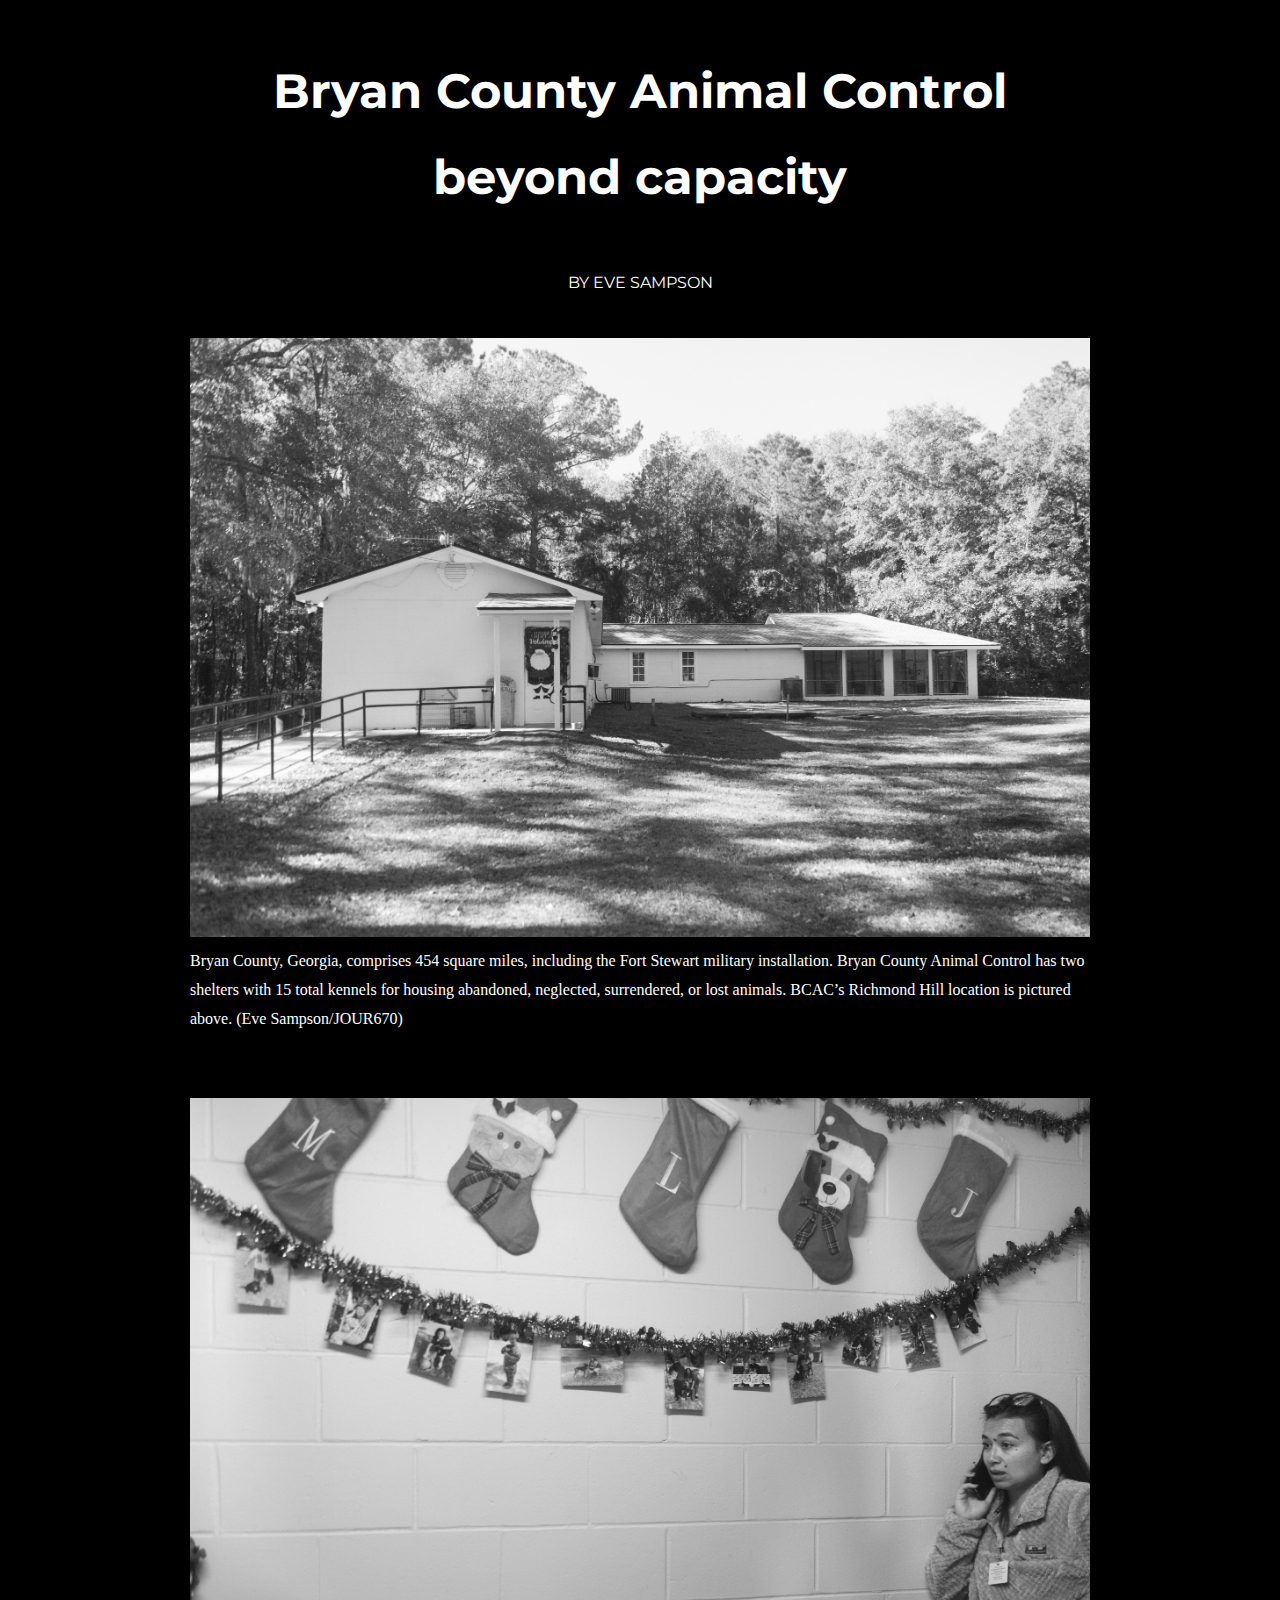
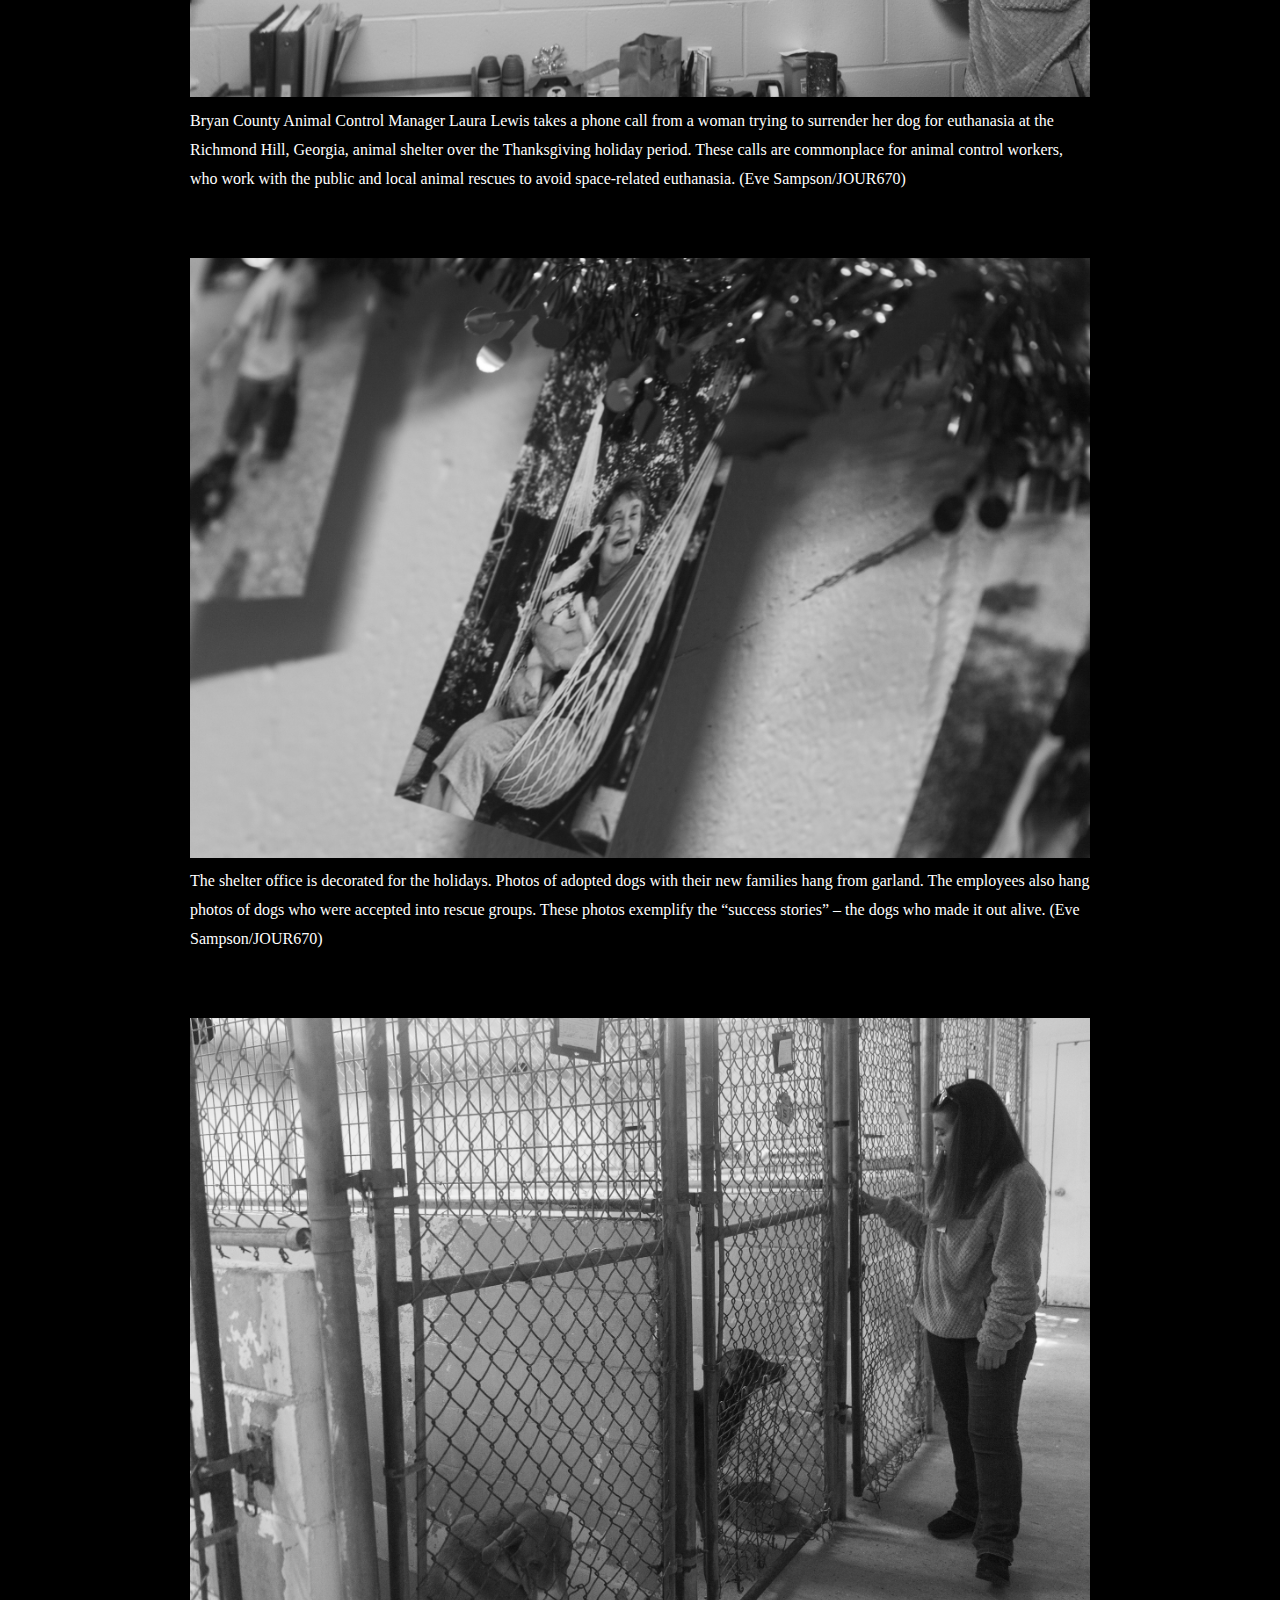
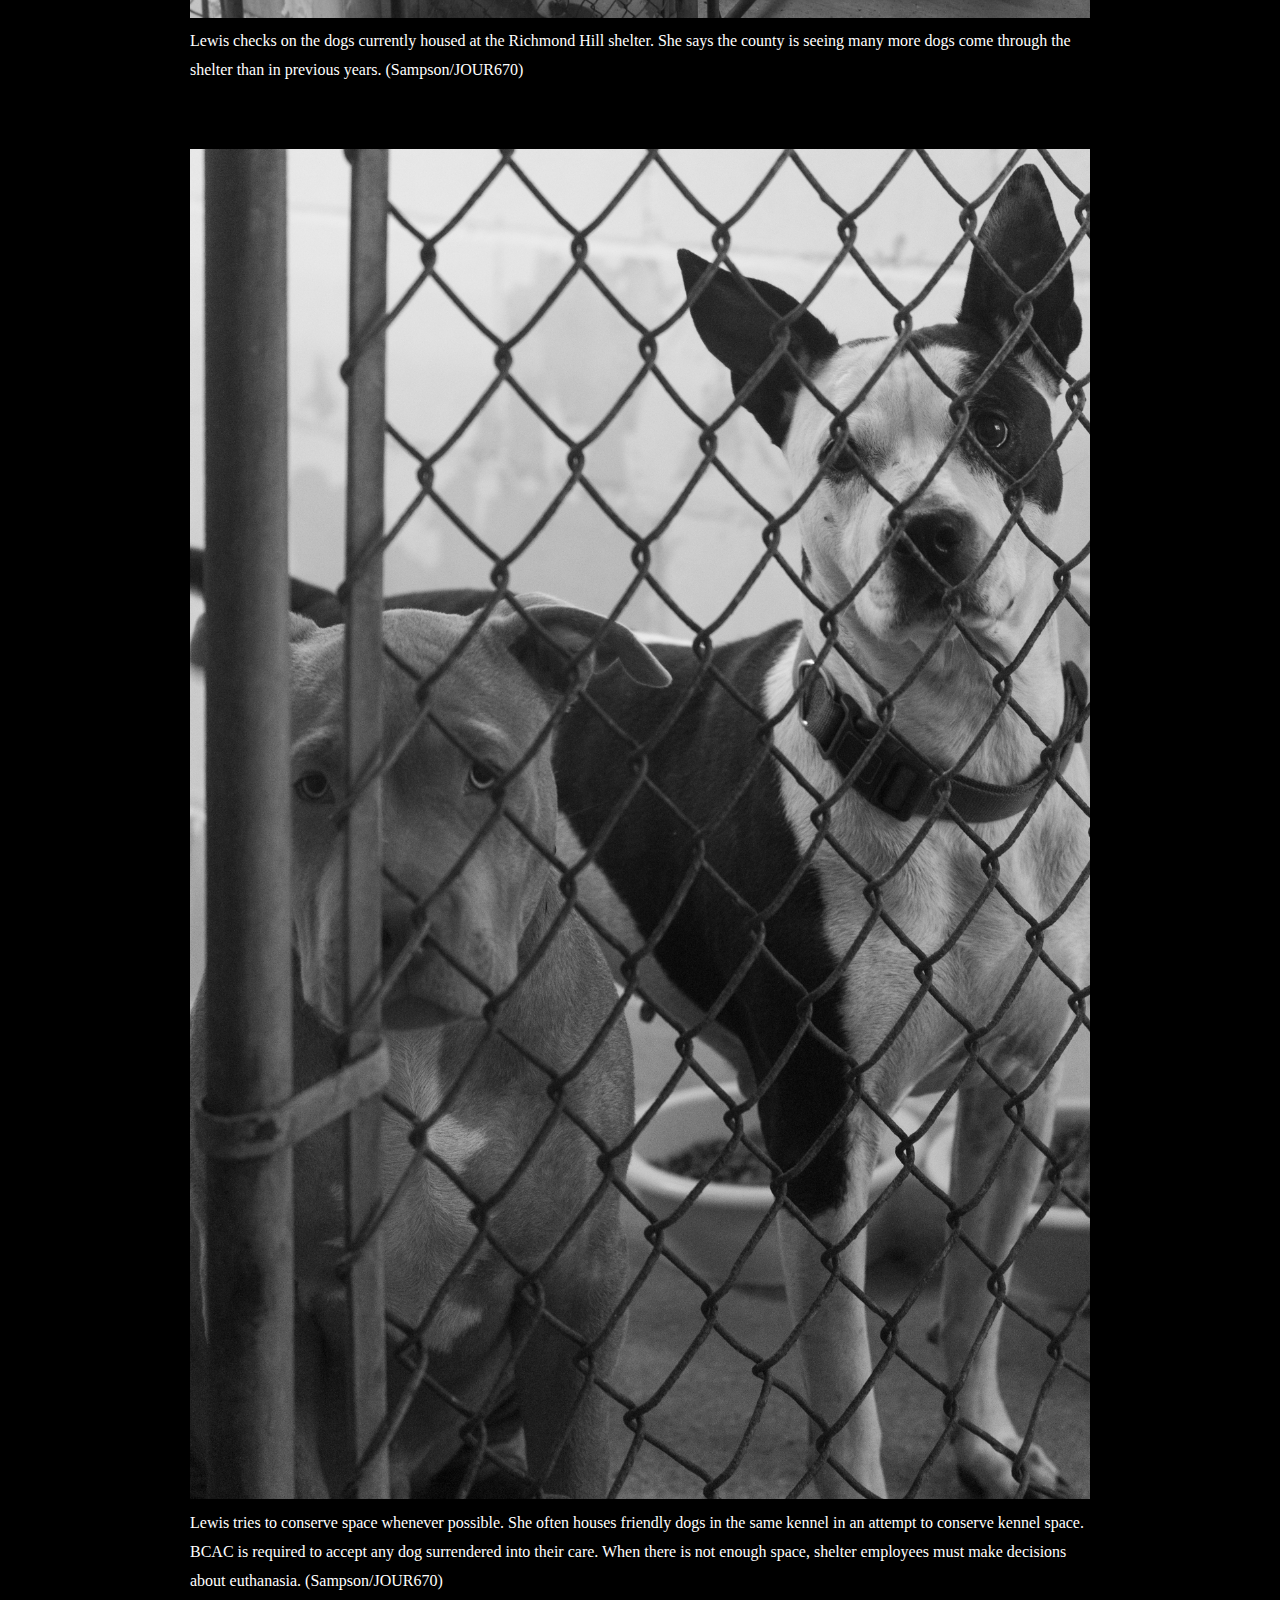
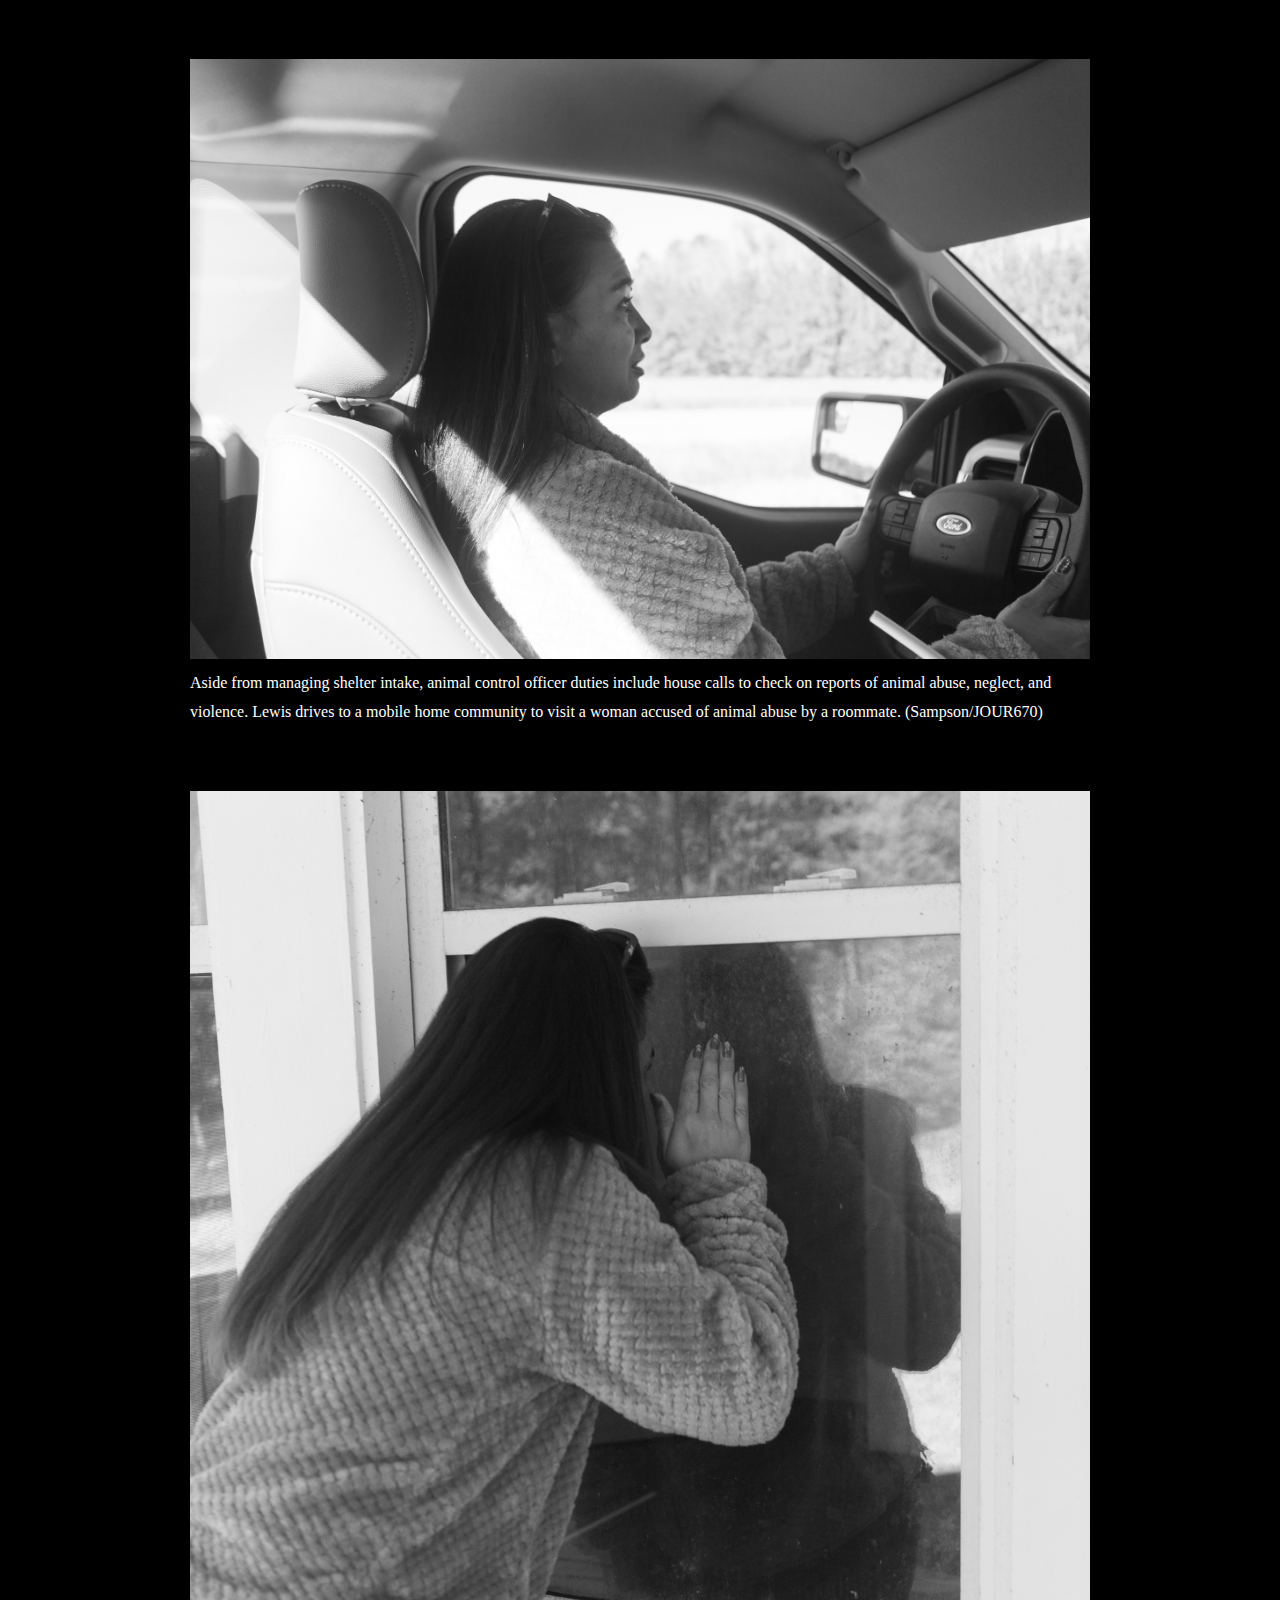
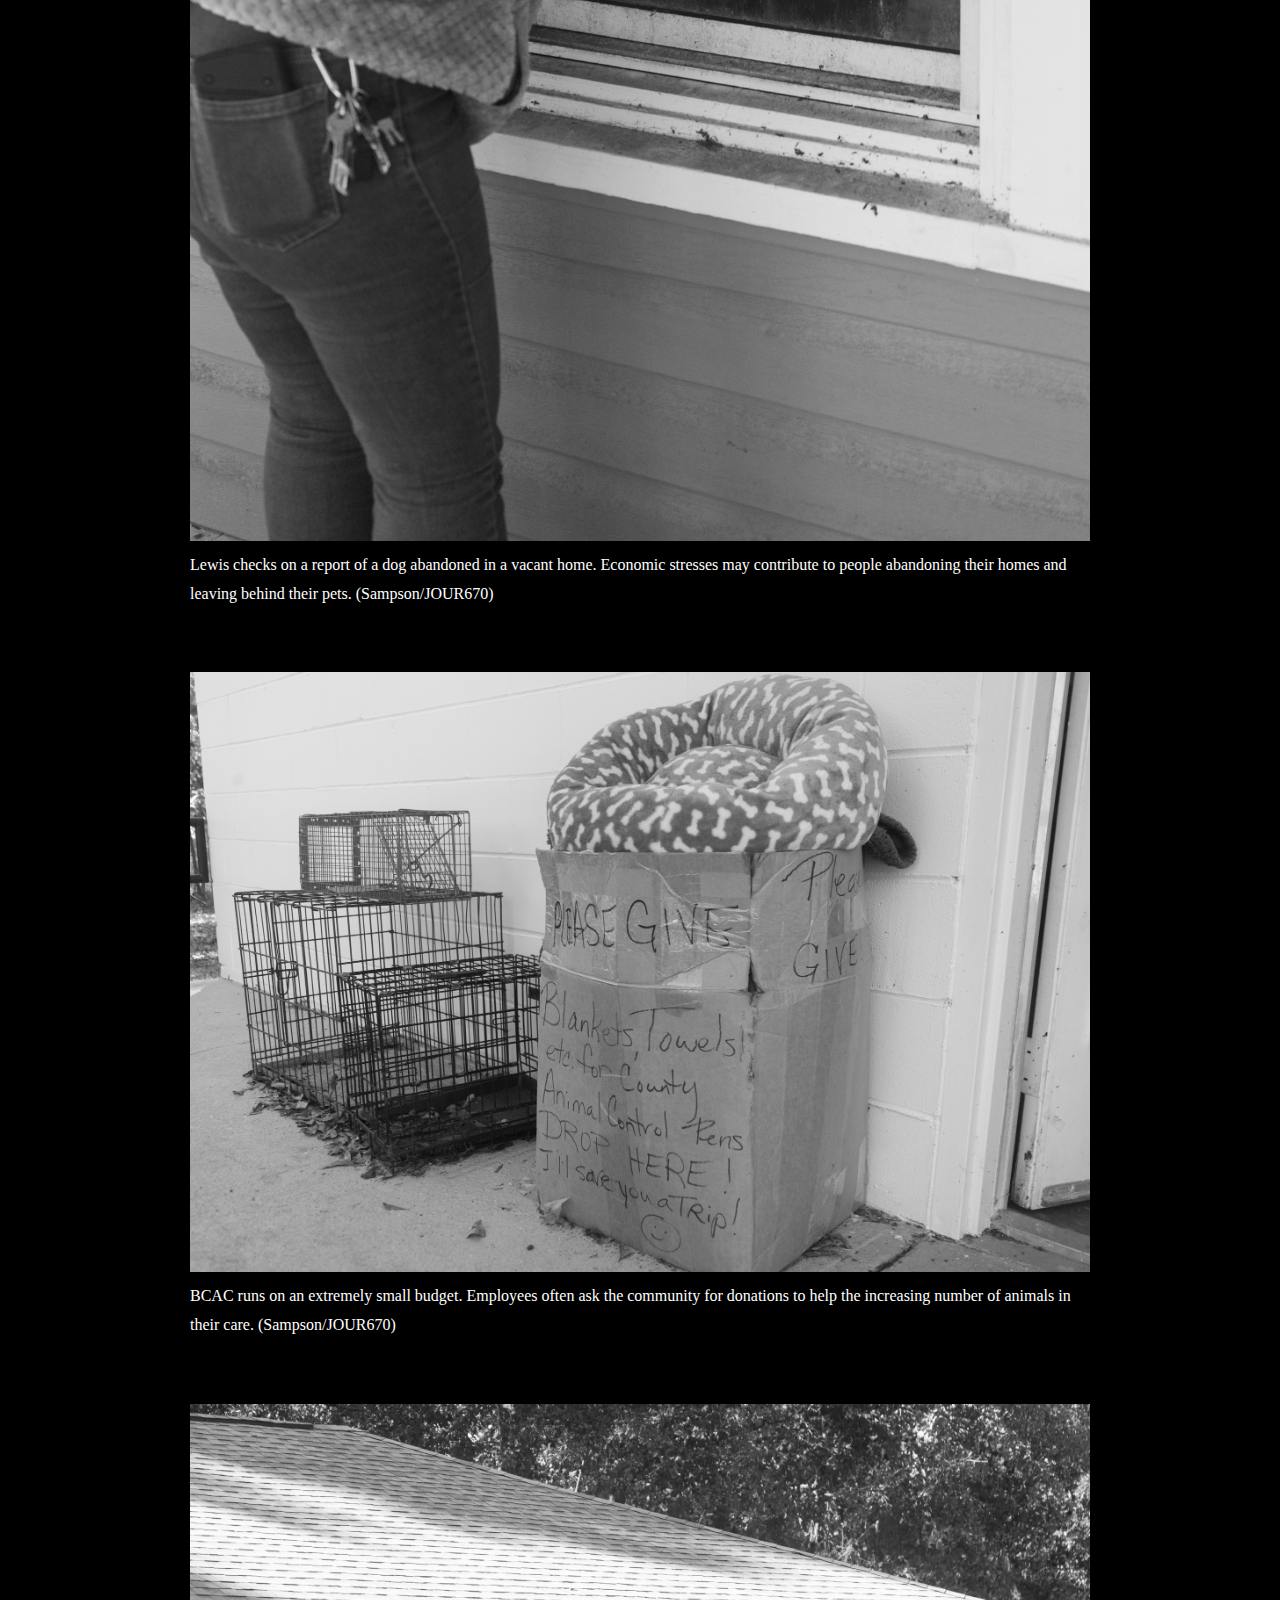
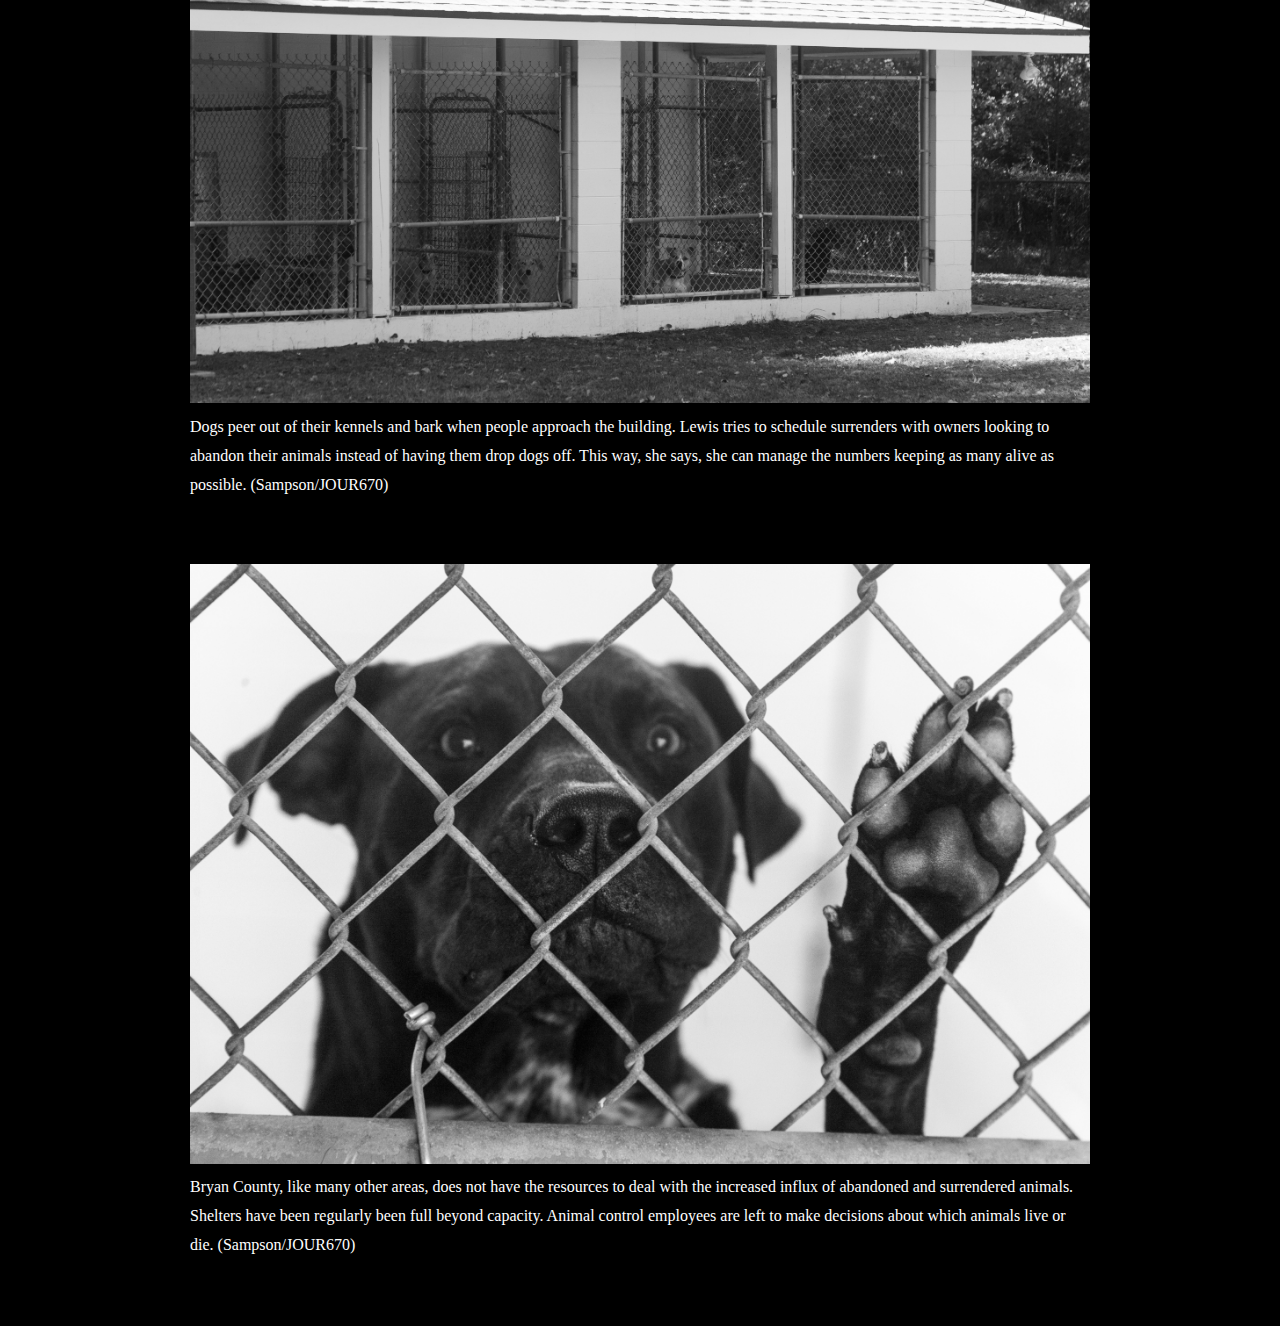
<file: Photojournalism/html-frame copy.html>
<!DOCTYPE html>

<html lang="en">
<head>
  <meta charset="utf-8">
  <meta name="viewport" content="width=device-width, initial-scale=1, shrink-to-fit=no">

   <title>HTML template</title>
   <meta name="description" content="Merrill College of Journalism, UMD">
   <meta name="author" content="Eve Sampson">

  <!-- Bootstrap CSS and JavaScript -->
  <link href="https://cdn.jsdelivr.net/npm/bootstrap@5.0.1/dist/css/bootstrap.min.css" rel="stylesheet" integrity="sha384-+0n0xVW2eSR5OomGNYDnhzAbDsOXxcvSN1TPprVMTNDbiYZCxYbOOl7+AMvyTG2x" crossorigin="anonymous">
  <script src="https://cdn.jsdelivr.net/npm/bootstrap@5.0.1/dist/js/bootstrap.bundle.min.js" integrity="sha384-gtEjrD/SeCtmISkJkNUaaKMoLD0//ElJ19smozuHV6z3Iehds+3Ulb9Bn9Plx0x4" crossorigin="anonymous"></script>
  <link rel="stylesheet" href="https://cdn.jsdelivr.net/npm/bootstrap-icons@1.5.0/font/bootstrap-icons.css">

  <!--Personal stylesheet-->
  <link rel="stylesheet" type="text/css" href="style.css">

  <!--Google font-->
  <link href="https://fonts.googleapis.com/css2?family=Montserrat:wght@400;700&family=Roboto:wght@100&display=swap" rel="stylesheet">

</head>

<body style="background-color:black;">

  <div class="container">

      <p class="headline">Bryan County Animal Control beyond capacity</p>

      <p class="byline">By Eve Sampson</p>

      <p class="photo">
        <img src="Sampson-F-1.jpg" width="900px" "Richmond Hill Animal Shelter, part of Bryan County Animal Control">
        Bryan County, Georgia, comprises 454 square miles, including the Fort Stewart military installation. Bryan County Animal Control has two shelters with 15 total kennels for housing abandoned, neglected, surrendered, or lost animals. BCAC’s Richmond Hill location is pictured above. (Eve Sampson/JOUR670)
      </p>

      <p class="photo">
        <img src="Sampson-F-2.jpg" width="900px" "Laura Lewis takes a call about a dog euthanasia in the Richmond Hill Animal Shelter">
        Bryan County Animal Control Manager Laura Lewis takes a phone call from a woman trying to surrender her dog for euthanasia at the Richmond Hill, Georgia, animal shelter over the Thanksgiving holiday period. These calls are commonplace for animal control workers, who work with the public and local animal rescues to avoid space-related euthanasia. (Eve Sampson/JOUR670)
      </p>

      <p class="photo">
        <img src="Sampson-F-3.jpg" width="900px" "A photo of a dog with its new family hangs on holiday garland.">
        The shelter office is decorated for the holidays. Photos of adopted dogs with their new families hang from garland. The employees also hang photos of dogs who were accepted into rescue groups. These photos exemplify the “success stories” – the dogs who made it out alive. (Eve Sampson/JOUR670)
      </p>

      <p class="photo">
        <img src="Sampson-F-4.jpg" width="900px" "Lewis checks on the dogs currently housed at the Richmond Hill Shelter.">
        Lewis checks on the dogs currently housed at the Richmond Hill shelter. She says the county is seeing many more dogs come through the shelter than in previous years. (Sampson/JOUR670)
      </p>

      <p class="photo">
        <img src="Sampson-F-5.jpg" width="900px" "Two dogs housed together in an effort to conserve kennel space.">
        Lewis tries to conserve space whenever possible. She often houses friendly dogs in the same kennel in an attempt to conserve kennel space. BCAC is required to accept any dog surrendered into their care. When there is not enough space, shelter employees must make decisions about euthanasia. (Sampson/JOUR670)
      </p>

      <p class="photo">
        <img src="Sampson-F-6.jpg" width="900px" "Lewis drives to investigate a report of animal abuse">
        Aside from managing shelter intake, animal control officer duties include house calls to check on reports of animal abuse, neglect, and violence. Lewis drives to a mobile home community to visit a woman accused of animal abuse by a roommate. (Sampson/JOUR670)
      </p>

      <p class="photo">
        <img src="Sampson-F-7.jpg" width="900px" "Lewis looks in the window of a vacant house for an abandoned dog">
        Lewis checks on a report of a dog abandoned in a vacant home. Economic stresses may contribute to people abandoning their homes and leaving behind their pets. (Sampson/JOUR670)
      </p>

      <p class="photo">
        <img src="Sampson-F-8.jpg" width="900px" "A cardboard box of donations sits next to donated cages">
        BCAC runs on an extremely small budget. Employees often ask the community for donations to help the increasing number of animals in their care. (Sampson/JOUR670)
      </p>

      <p class="photo">
        <img src="Sampson-F-9.jpg" width="900px" "Dogs peer out of their fenced kennels into the yard">
        Dogs peer out of their kennels and bark when people approach the building. Lewis tries to schedule surrenders with owners looking to abandon their animals instead of having them drop dogs off. This way, she says, she can manage the numbers keeping as many alive as possible. (Sampson/JOUR670)
      </p>

      <p class="photo">
        <img src="Sampson-F-10.jpg" width="900px" "A shelter dog puts its paw on the chain fence">
        Bryan County, like many other areas, does not have the resources to deal with the increased influx of abandoned and surrendered animals. Shelters have been regularly been full beyond capacity. Animal control employees are left to make decisions about which animals live or die. (Sampson/JOUR670)
      </p>


  </div>

<!--footer-->
  <footer class="footer mt-auto py-3 bg-light footer">
       <div class="container">
         <span class="text-muted">©Eve Sampson 2021</span>
       </div>
     </footer>

  <!-- jQuery first, then Popper.js, then Bootstrap JS -->
      <script src="https://code.jquery.com/jquery-3.3.1.slim.min.js" integrity="sha384-q8i/X+965DzO0rT7abK41JStQIAqVgRVzpbzo5smXKp4YfRvH+8abtTE1Pi6jizo" crossorigin="anonymous"></script>
      <script src="https://cdnjs.cloudflare.com/ajax/libs/popper.js/1.14.6/umd/popper.min.js" integrity="sha384-wHAiFfRlMFy6i5SRaxvfOCifBUQy1xHdJ/yoi7FRNXMRBu5WHdZYu1hA6ZOblgut" crossorigin="anonymous"></script>
      <script src="https://stackpath.bootstrapcdn.com/bootstrap/4.2.1/js/bootstrap.min.js" integrity="sha384-B0UglyR+jN6CkvvICOB2joaf5I4l3gm9GU6Hc1og6Ls7i6U/mkkaduKaBhlAXv9k" crossorigin="anonymous"></script>
</body>
</html>
</file>
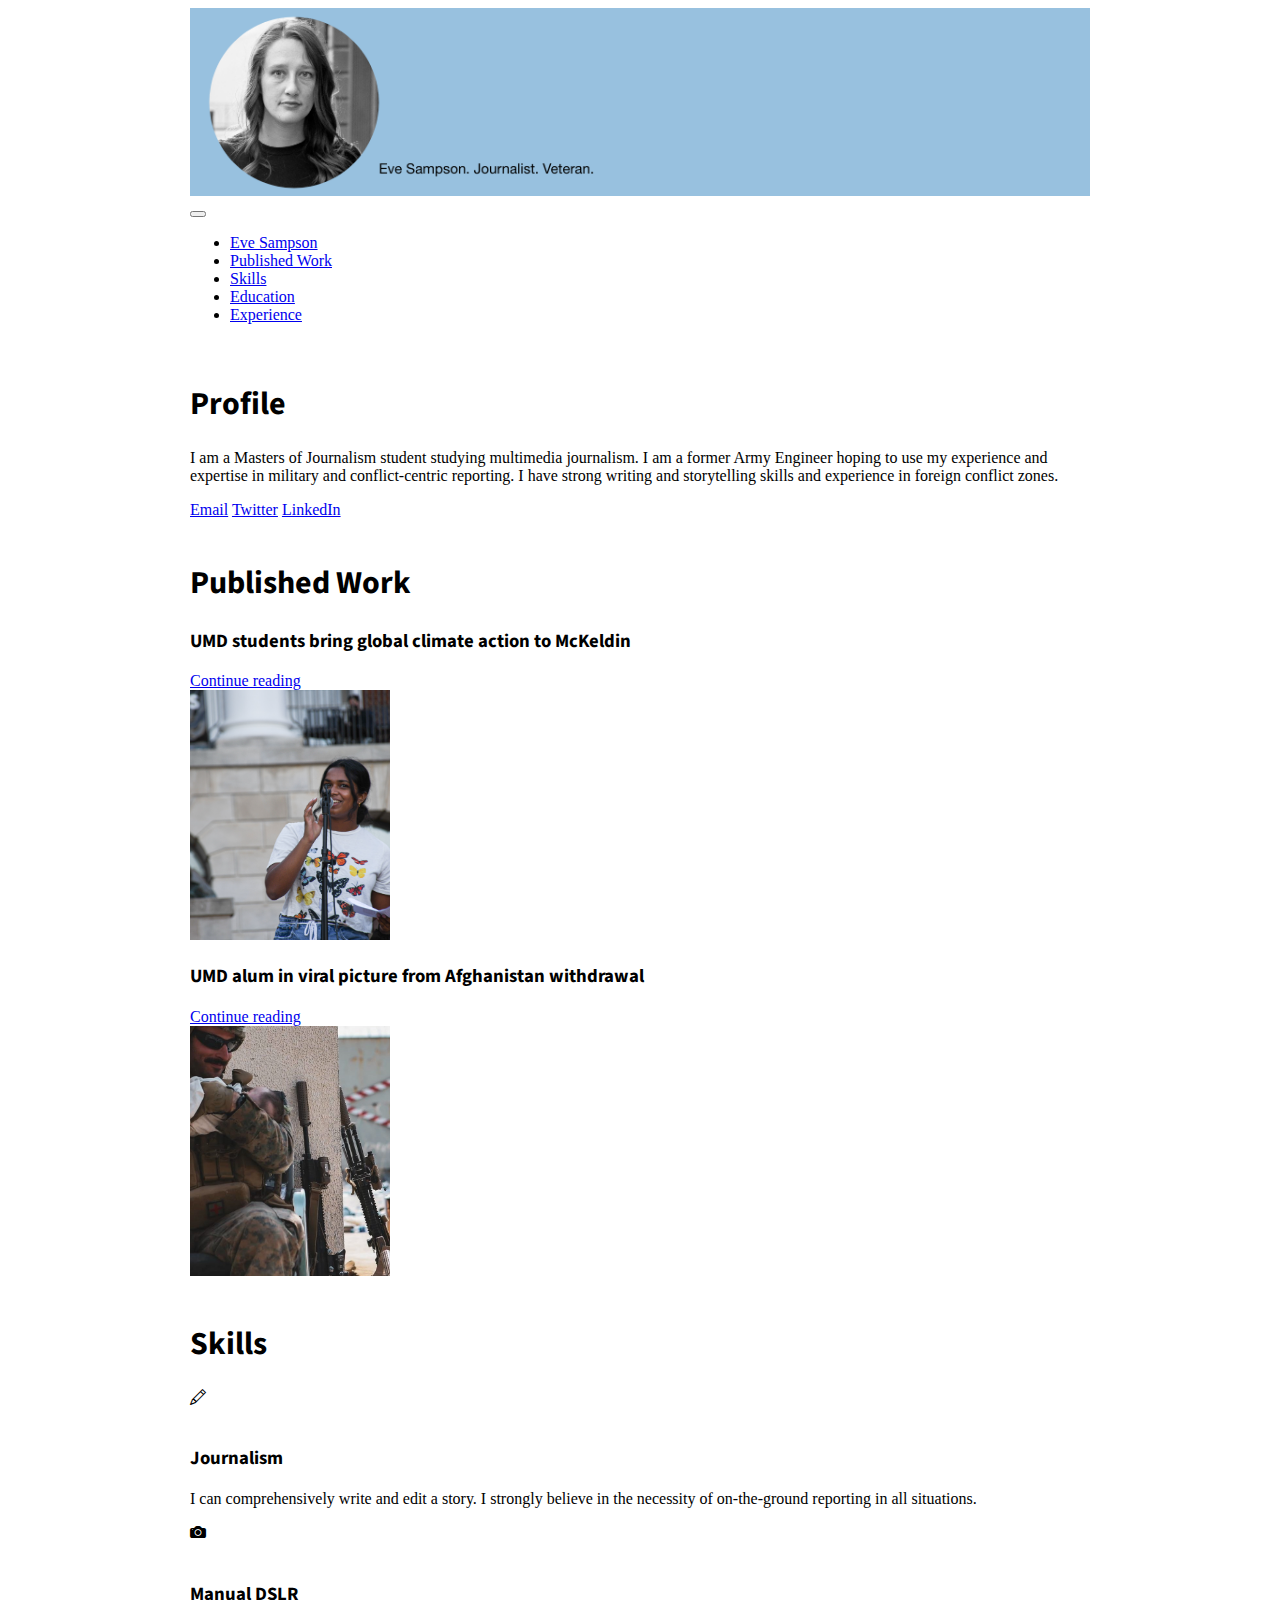
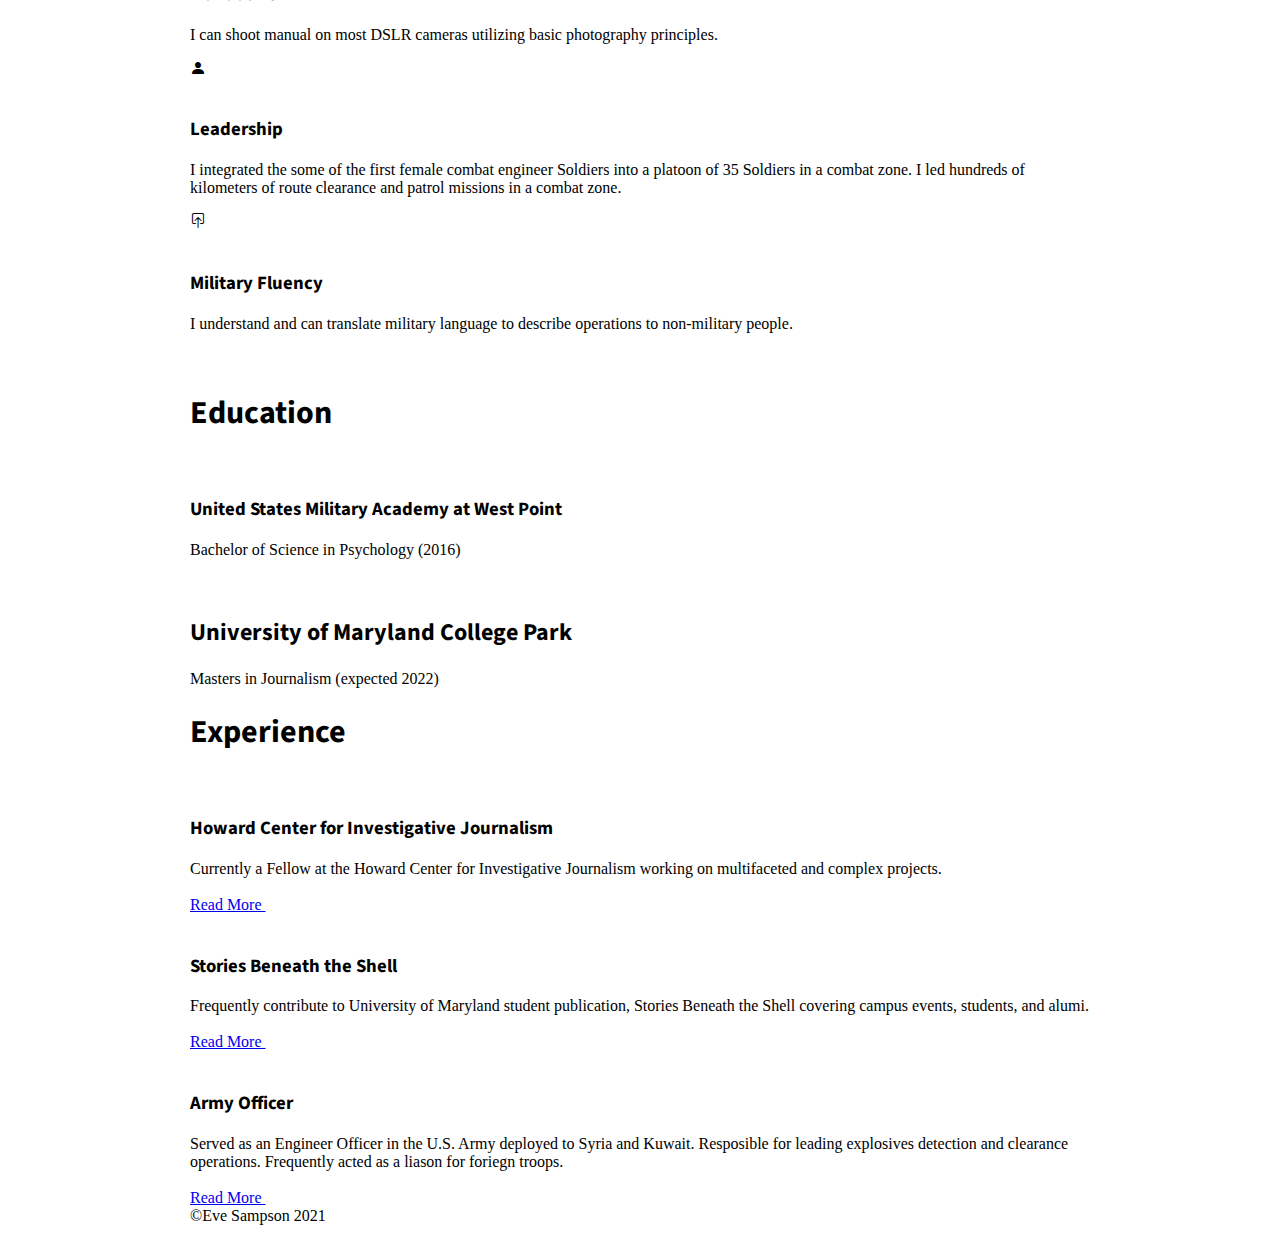
<file: resume/eve-sampson-resume.html>
<!DOCTYPE html>


<html lang="en">
  <head>

    <link rel="stylesheet" type="text/css" href="eve-sampson-resume-style.css">

    <link href="https://fonts.googleapis.com/css2?family=Source+Sans+Pro&display=swap" rel="stylesheet">

    <meta charset="utf-8"
    <meta name="viewport" content="width=device-width, initial-scale=1, shrink-to-fit=no">

    <title>Eve Sampson's Resume</title>
    <meta name="description" content="Merrill College of Journalism, UMD">
    <meta name="author" content="Eve Sampson">

    <!-- Bootstrap CSS and JavaScript -->
    <link href="https://cdn.jsdelivr.net/npm/bootstrap@5.0.1/dist/css/bootstrap.min.css" rel="stylesheet" integrity="sha384-+0n0xVW2eSR5OomGNYDnhzAbDsOXxcvSN1TPprVMTNDbiYZCxYbOOl7+AMvyTG2x" crossorigin="anonymous">
    <script src="https://cdn.jsdelivr.net/npm/bootstrap@5.0.1/dist/js/bootstrap.bundle.min.js" integrity="sha384-gtEjrD/SeCtmISkJkNUaaKMoLD0//ElJ19smozuHV6z3Iehds+3Ulb9Bn9Plx0x4" crossorigin="anonymous"></script>
    <link rel="stylesheet" href="https://cdn.jsdelivr.net/npm/bootstrap-icons@1.5.0/font/bootstrap-icons.css">


  </head>

  <body>
  <div id="content">

<!--Page topper-->
    <img class="pagetopper" src="pagetopper.png" width="900px">
<!--page topper end-->

<!-- Navbar start-->
<nav class="navbar navbar-expand-lg navbar-dark bg-dark">
  <div class="container-fluid">
    <button class="navbar-toggler" type="button" data-bs-toggle="collapse" data-bs-target="#navbarSupportedContent" aria-controls="navbarSupportedContent" aria-expanded="false" aria-label="Toggle navigation">
      <span class="navbar-toggler-icon"></span>
    </button>
    <div class="collapse navbar-collapse" id="navbarSupportedContent">
      <ul class="navbar-nav me-auto mb-2 mb-lg-0">
        <li class="nav-item">
          <a class="nav-link active" aria-current="page" href="#profile">Eve Sampson</a>
        </li>
        <li class="nav-item">
          <a class="nav-link active" aria-current="page" href="#Work">Published Work</a>
        </li>
        <li class="nav-item">
          <a class="nav-link active" aria-current="page" href="#skills">Skills</a>
        </li>
        <li class="nav-item">
          <a class="nav-link active" aria-current="page" href="#Education">Education</a>
        </li>
        <li class="nav-item">
          <a class="nav-link active" aria-current="page" href="#Experience">Experience</a>
        </li>
      </ul>

    </div>
  </div>
</nav>
<!-- Navbar end-->



<a id="profile"></a>
<div class="px-4 py-5 my-5 text-center">
<!--Banner-->
  <div class="feature-icon bg-dark bg-gradient">
    <svg class="bi" width="1em" height="1em"><use xlink:href="#people-circle"/></svg>
  </div>
<!--Banner end-->
  <h1 class="pb-2 border-bottom">Profile</h1>
  <div class="col-lg-6 mx-auto">
    <p class="lead mb-4">I am a Masters of Journalism student studying multimedia journalism. I am a former Army Engineer hoping to use my experience and expertise in military and conflict-centric reporting. I have strong writing and storytelling skills and experience in foreign conflict zones. </p>
    <div class="d-grid gap-2 d-sm-flex justify-content-sm-center">
      <a href="mailto: eveksampson@gmail.com" type="button" class="btn btn-link btn-outline-secondary btn-lg px-4">Email</a>
      <a href="https://twitter.com/eveksampson?lang=en" type="button" class="btn btn-link btn-outline-secondary btn-lg px-4">Twitter</a>
      <a href="https://www.linkedin.com/in/eve-sampson/" type="button" class="btn btn-link btn-outline-secondary btn-lg px-4">LinkedIn</a>
    </div>
  </div>
</div>

<!--end profile and contact informaion-->


<!-- Experience  start-->
<a id="Work"></a>
<div class="container">
  <div class="text-center">
<!--Banner-->
  <div class="feature-icon bg-dark bg-gradient">
    <svg class="bi" width="1em" height="1em"><use xlink:href="#people-circle"/></svg>
  </div>
<!-- Banner end-->
  <h1 class="pb-2 border-bottom">Published Work</h1>
  </div>

  <div class="row mb-2">
      <div class="col-md-6">
        <div class="row g-0 border rounded overflow-hidden flex-md-row mb-4 shadow-sm h-md-250 position-relative">
          <div class="col p-4 d-flex flex-column position-static">
            <h3 class="mb-0">UMD students bring global climate action to McKeldin</h3>
            <a href="https://umdsbs.wordpress.com/2021/09/25/umd-students-bring-global-climate-action-to-mckeldin/" class="stretched-link">Continue reading</a>
          </div>
          <div class="col-auto d-none d-lg-block">
              <img class=img src="climate_1.jpeg" alt="Student speaks to crowd at climate protest"  width="200" height="250" role="img">
              <!--image credit: photo from link above, shot by Joel Lev-Tov-->
          </div>
        </div>
      </div>
      <div class="col-md-6">
        <div class="row g-0 border rounded overflow-hidden flex-md-row mb-4 shadow-sm h-md-250 position-relative">
          <div class="col p-4 d-flex flex-column position-static">
            <h3 class="mb-0">UMD alum in viral picture from Afghanistan withdrawal</h3>
            <a href="https://umdsbs.wordpress.com/2021/10/16/umd-alum-in-viral-picture-from-afghanistan-withdrawal/" class="stretched-link">Continue reading</a>
          </div>
          <div class="col-auto d-none d-lg-block">
            <img class=img src="alum_1.jpeg" alt="Marine cradles a baby at a military base in Afghanistan" width="200" height="250" role="img" focusable="false">
            <!--image credit: Photographed by Sgt. Isaiah Campbell, published on USMC Facebook page -->

          </div>
        </div>
      </div>
    </div>


<!-- Column end-->

<!--Skills-->
<a id="Skills"></a>
<div class="container">
  <div class="text-center">
  <a id="skills"></a>

<!--Banner-->
  <div class="feature-icon bg-dark bg-gradient">
    <svg class="bi" width="1em" height="1em"><use xlink:href="#people-circle"/></svg>
  </div>
<!--Banner end-->

  <h1 class="pb-2 border-bottom">Skills</h1>

  <div class="row">
<div class="col-6 col-sm-3">
  <i class="bi bi-pencil"></i>

  <div class="feature-icon bg-dark bg-gradient">
    <svg class="bi" width="1em" height="1em"><use xlink:href="#people-circle"/></svg>
  </div>
  <h3>Journalism</h3>
    <p>I can comprehensively write and edit a story. I strongly believe in the necessity of on-the-ground reporting in all situations.</p>
</div>

<div class="col-6 col-sm-3">
  <i class="bi bi-camera-fill"></i>
  <div class="feature-icon bg-dark bg-gradient">
    <svg class="bi" width="1em" height="1em"><use xlink:href="#people-circle"/></svg>
  </div>
  <h3>Manual DSLR</h3>
    <p>I can shoot manual on most DSLR cameras utilizing basic photography principles.</p>
</div>

<div class="col-6 col-sm-3">
  <i class="bi bi-person-fill"></i>
  <div class="feature-icon bg-dark bg-gradient">
    <svg class="bi" width="1em" height="1em"><use xlink:href="#people-circle"/></svg>
  </div>
  <h3>Leadership</h3>
    <p>I integrated the some of the first female combat engineer Soldiers into a platoon of 35 Soldiers in a combat zone. I led hundreds of kilometers of route clearance and patrol missions in a combat zone.</p>
</div>

<div class="col-6 col-sm-3">
  <i class="bi bi-box-arrow-in-up"></i>
  <div class="feature-icon bg-dark bg-gradient">
    <svg class="bi" width="1em" height="1em"><use xlink:href="#people-circle"/></svg>
  </div>
  <h3>Military Fluency</h3>
    <p>I understand and can translate military language to describe operations to non-military people.</p>
</div>

</div>
</div>
</div>

<!--Education-->

<a id="Education"></a>
<div class="container">
    <div class="text-center">

      <div class="feature-icon bg-dark bg-gradient">
        <svg class="bi" width="1em" height="1em"><use xlink:href="#people-circle"/></svg>
      </div>

    <h1 class="pb-2 border-bottom">Education</h1>
    <div class="row g-4 py-5 row-cols-1 row-cols-lg-2">

        <div class="feature col">
        <div class="feature-icon bg-dark bg-gradient">
          <svg class="bi" width="1em" height="1em"><use xlink:href="#people-circle"/></svg>
        </div>
        <h3>United States Military Academy at West Point</h3>
        <p>Bachelor of Science in Psychology (2016)</p>
      </div>

      <div class="feature col">
        <div class="feature-icon bg-dark bg-gradient">
          <svg class="bi" width="1em" height="1em"><use xlink:href="#people-circle"/></svg>
        </div>
        <h2>University of Maryland College Park</h2>
        <p>Masters in Journalism (expected 2022)</p>

      </div>

    </div>
  </div>
  </div>

<!--Experience-->

<a id="Experience"></a>
  <div class="container">
      <div class="text-center">
      <h1 class="pb-2 border-bottom">Experience</h1>
      <div class="row g-4 py-5 row-cols-1 row-cols-lg-3">
        <div class="feature col">
          <div class="feature-icon bg-dark bg-gradient">
            <svg class="bi" width="1em" height="1em"><use xlink:href="#people-circle"/></svg>
          </div>
          <h3>Howard Center for Investigative Journalism</h3>
          <p>Currently a Fellow at the Howard Center for Investigative Journalism working on multifaceted and complex projects.</p>
          <a href="https://merrill.umd.edu/howard-center-for-investigative-journalism" class="icon-link">
            Read More
            <svg class="bi" width="1em" height="1em"><use xlink:href="#chevron-right"/></svg>
          </a>
        </div>
        <div class="feature col">
          <div class="feature-icon bg-dark bg-gradient">
            <svg class="bi" width="1em" height="1em"><use xlink:href="#people-circle"/></svg>
          </div>
          <h3>Stories Beneath the Shell</h3>
          <p>Frequently contribute to University of Maryland student publication, Stories Beneath the Shell covering campus events, students, and alumi.</p>
          <a href="https://umdsbs.wordpress.com/" class="icon-link">
            Read More
            <svg class="bi" width="1em" height="1em"><use xlink:href="#chevron-right"/></svg>
          </a>
        </div>
        <div class="feature col">
          <div class="feature-icon bg-dark bg-gradient">
            <svg class="bi" width="1em" height="1em"><use xlink:href="#people-circle"/></svg>
          </div>
          <h3>Army Officer</h3>
          <p>Served as an Engineer Officer in the U.S. Army deployed to Syria and Kuwait. Resposible for leading explosives detection and clearance operations. Frequently acted as a liason for foriegn troops.</p>
          <a href="https://www.goarmy.com/careers-and-jobs/career-match/mechanics-engineering/design-develop/12a-engineer-officer.html" class="icon-link">
            Read More
            <svg class="bi" width="1em" height="1em"><use xlink:href="#chevron-right"/></svg>
          </a>
        </div>
      </div>
    </div>
    </div>

<!--Footer-->

  <footer class="footer mt-auto py-3 bg-dark">
       <div class="container">
         <span class="text-muted">©Eve Sampson 2021</span>
       </div>
     </footer>

<!--Footer end-->



<!--this is the div id=content end-->
</div>

  </body>

</html>
</file>
<file: resume/style.css>
/* styles for my resume */

BODY {
  font-family: 'Open Sans', arial, sans-serif;
  font-size: 1em;
  color:#444;
  font-weight: 400;
}

/* Name banner on top of page */
#container{
  width: 100%;
  max-width: 1200px;
  margin: 0 auto;
}

#name {
  font-size: 3em;
  text-transform: uppercase;
  text-align:center;
  color:#33485e;
  border-bottom: 1px solid; #33485e;
  width: 60%;
  min-width: 300px;
  margin: 0 auto;
}

#title{
  color: #33485e;
  text-transform: uppercase;
  font-weight: 600;
  font-size: 1.5em;
  text-align: center;
  margin: 20px 0px 0px 0px;
}

/* Experience, education, and skills subheadings */

.sectionheader{
  font-size: 1.5em;
  text-transform: uppercase;
  background-color: #33485e;
  color: #fff;
  margin-bottom: 10px;
  margin-top: 20px;
  margin-left: 0px;
  margin-right: 0px;
  width: 70%;
  min-width: 300px;
}

/* job titles under Experience subheading */

.jobtitle{
  font-weight: 600;
  font-size: 1.5em;
}

/* organizations under Experience subheading */

.organization{
  font-weight: 400;
  font-size: 1.25em;
}

/* dates under Experience subheading */

.date{
  font-weight: 400;
  font-size: 1em;
  font-style: italic;
  margin-top: 2px;
  margin-bottom: 0px;
  margin-left: 0px;
  margin-right: 0px;
}

/* all unordered lists */

ul{
  font-size: 1em;

}

.description {
  margin: 10px 0px;
}

.menu{
  margin: 0px;
  padding: 0px;
  text-align: center;
}

.menu li {
  display: inline;
}

#degrees{
  margin: 5px 0px 0px 0px;
}

#do{
  margin: 5px 0px 0px 0px;
}

.top{
  width:60%;
  min-width: 300px;
  margin:0 auto;
  margin-bottom: 30px;
}
</file>
<file: SampsonLayout/stylesheet.css>
#content {
  width: 100%;
  max-width: 900px;
  margin: 0 auto;
}

h1{
  text-align: center;
  font-family: Helvetica, sans-serif;
  font-size: 25px;
}

#byline {
font-family: Helvetica, sans-serif;
font-size: 14px;
font-style: italic;
}

p{
  font-size: 13px;
  font-family: Georgia, serif;
}

h2{
  text-align: center;
  font-family: Helvetica, sans-serif;
  font-size: 20px;
}

blockquote{
  font: 16px/24px normal helvetica, sans-serif;
  font-style: italic;
  margin-top: 15px;
  margin-bottom: 15px;
  color: blue;
  margin-left: 50px;
  padding-left: 15px;
  border-left: 4px solid #ccc;
  border-bottom: 4px solid #ccc;
}
</file>
<file: climate-crisis-story/style.css>
.container{
  width=100%;
  max-width: 900px;
  margin: 0 auto;
}

article{
  display: block;
  width: 70%;
  max-width: 900px;
  margin: 0 auto;
  text-align: center;
  padding: 2em;
  margin-bottom: 1em;
  border-style: solid;
  border-color: red;
}

.bold{
  font-weight: bold;
}

.basic{
  text-align: left;
  font-family: georgia, sans-serif;
}

.headline{
  font-size: 3em;
  font-weight: 700;
  text-align: center;
  font-family: 'Montserrat', sans-serif;
}

.byline{
  font-size: 1em;
  font-family: 'Montserrat', sans-serif;
  text-align: center;
}

p{
  font-family: georgia, serif;
  line-height: 180%;
}

.chapterheadline{
  font-size: 1.5em;
  font-weight: 700;
  text-align: center;
  font-family: 'Montserrat', sans-serif;
  color: red;
  border-bottom: 4px solid;
  text-transform: uppercase;

}

.photo{
  padding-top: 1.5em;
  padding-bottom: 1.5em;
}

.column{
  font-family: georgia, serif;
  padding-top: 1.5em;
  padding-bottom: 3em;
}

.footer{
  font-family: georgia, serif;
}

blockquote{
  font: 24px serif;
  margin-top: 30px;
  margin-bottom: 30px;
  margin-left: 60px;
  padding-left: 20px;
  border-left: 4px solid black;
  border-bottom: 4px solid black;
}

h2{
  font-family: 'Montserrat', sans-serif;
  text-align: center;
  font-weight: bolder;
  color: red;
  text-transform: uppercase;
  font-size: 1.5em;
  padding-top: 1em;
  padding-bottom: 1em;
}

.logo{
  color: white;
  margin: 0 auto;
  font-weight: 700;
  text-transform: uppercase;
  font-size: 3em;
}

.red{
  color: red;
}

.small{
  font-size: 18px;
  font-style: italic;
}

.italics{
  font-style: italic;
  text-align: left;
}

.hero-container{
  position:relative;
  text-align: center;
  color: white;
}

.hero-image{
  width: 100%;
}

.overlay{
  position: absolute;
  top:65%;
  width:100%;
  background-color: red;
  opacity: .7;
}

.hero-head{
  font-family: 'Montserrat', sans-serif;
  font-size: 6em;
  font-weight: bolder;
  color: black;
  margin: 0 auto;
  padding-bottom: 10px;
}

.hero-sub{
  font-family: serif;
  font-size: 3em;
}

@media(max-width:700px){
  p{
    padding-left:20px;
    padding-right:20px;
  }
  .chapterheadline{
    font-size: 1.25em;
  }
  .hero-head{
    font-size: 1.5em;
  }
  .hero-sub{
    font-size: 1em;
  }
}
 h3{
   font-family: serif;
   text-align: center;
   font-weight: bolder;
   color: black;
   text-transform: uppercase;
   font-size: 1em;
   padding-top: 1em;
   padding-bottom: 1em;
 }

/* links*/
a:link{
  color: red;
}

a:visited{
  color: purple;

}

a:hover{
  color:blue;
}

.graph{
  padding-top: 3em;
  padding-bottom: 3em;
}
</file>
<file: Photojournalism/style.css>
.container{
  width=100%;
  max-width: 900px;
  margin: 0 auto;
}

.headline{
  font-size: 3em;
  font-weight: 700;
  text-align: center;
  font-family: 'Montserrat', sans-serif;
  color: white;
}

.byline{
  font-size: 1em;
  text-transform: uppercase;
  font-family: 'Montserrat', sans-serif;
  text-align: center;
  color: white;
}

p{
  font-family: georgia, serif;
  line-height: 180%;
  color: white;
}

.chapterheadline{
  font-size: 1.5em;
  font-weight: 700;
  text-align: left;
  font-family: 'Montserrat', sans-serif;
  color: white;
}

.photo{
  padding-top: 1.5em;
  padding-bottom: 1.5em;
}

.column{
  font-family: georgia, serif;
  padding-top: 1.5em;
  padding-bottom: 3em;
}

.footer{
  font-family: georgia, serif;
}
</file>
<file: resume/eve-sampson-resume-style.css>
#content {
  width: 100%;
  max-width: 900px;
  margin: 0 auto;
}

.img{
  object-fit: cover;
}

h1{
  font-family: 'Source Sans Pro'
}

h2{
  font-family: 'Source Sans Pro'
}

h3{
  font-family: 'Source Sans Pro'
}
</file>
